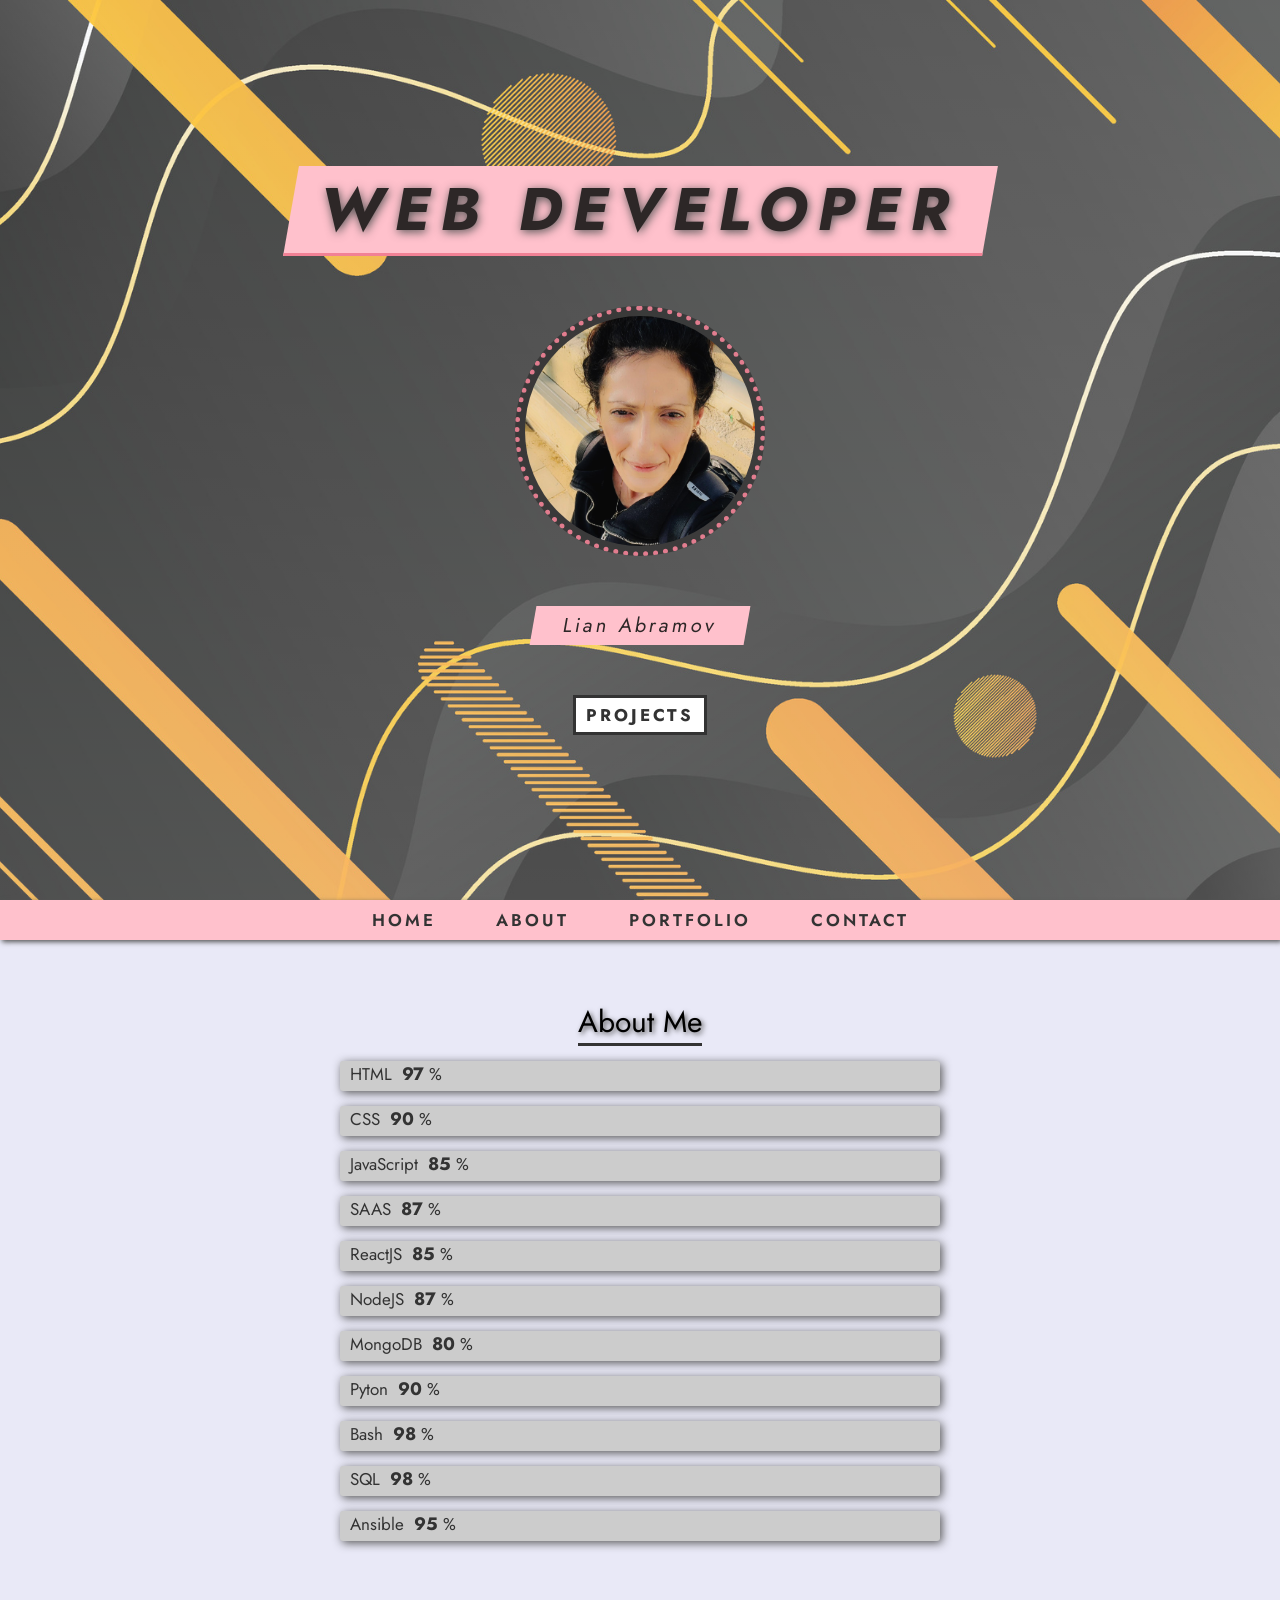
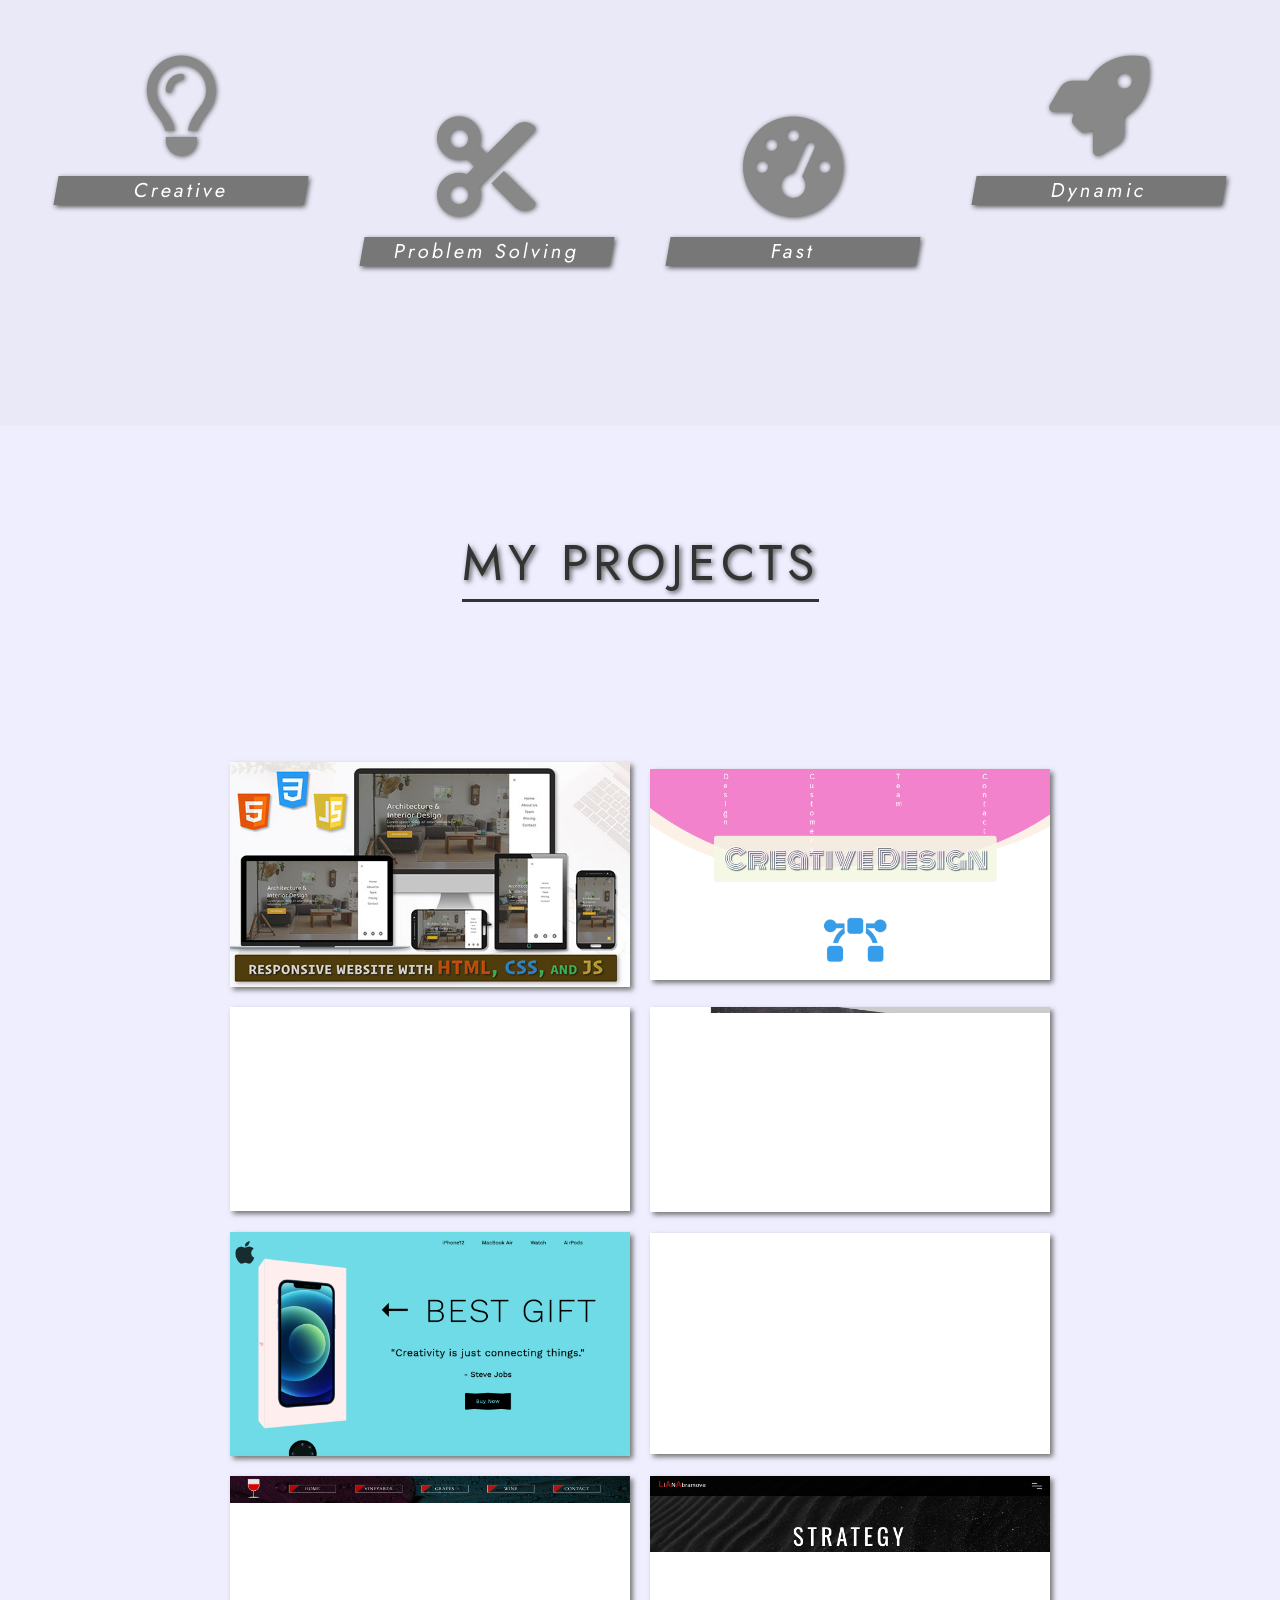
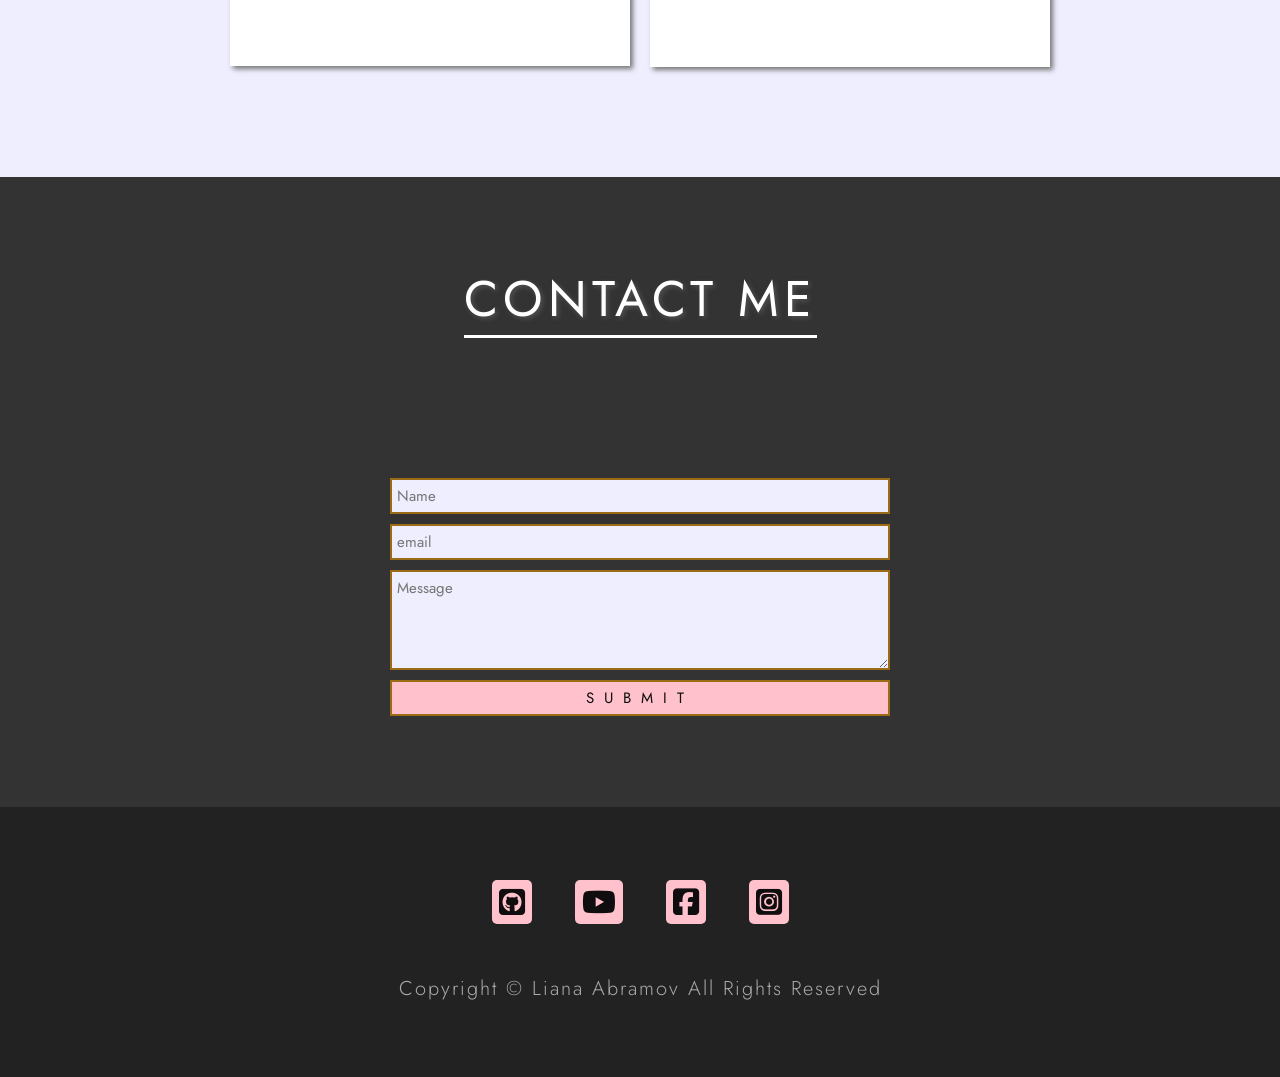
<file: index.html>
<!DOCTYPE html>
<html lang="en">
<head>
    <meta charset="UTF-8">
    <meta name="viewport" content="width=device-width, initial-scale=1.0">
    <title>Lian Abramov Portfolio Website</title>
    <link rel="stylesheet" href="first_page/style.css" />
    <link rel="stylesheet" href="https://cdnjs.cloudflare.com/ajax/libs/font-awesome/5.13.0/css/all.min.css" />
    <link rel="stylesheet" href="https://cdnjs.cloudflare.com/ajax/libs/font-awesome/6.4.0/css/all.min.css" integrity="sha512-..." crossorigin="anonymous" referrerpolicy="no-referrer" />

    <link href="https://fonts.googleapis.com/css2?family=Jost:wght@100;200;300;400;500;600;700;800;900&display=swap" rel="stylesheet" />
</head>

<body>
    <div class="container">
        <!-- Section 1 -->
        <section class="section-1 center" id="section-1">
            <h1 class="section-1-heading">
                Web Developer
            </h1>
            <img src="first_page/progect_img/me.jpeg" alt="John Smith" class="person-img" />
            <h3 class="person-name">Lian Abramov</h3>
            <a href="#section-3" class="section-1-btn">Projects</a>
        </section>

         <nav class="navbar center">
            <a href="#section-1" class="navbar-link">Home</a>
            <a href="#section-2" class="navbar-link">About</a>
            <a href="#section-3" class="navbar-link">Portfolio</a>
            <a href="#section-4" class="navbar-link">Contact</a>
        </nav>

        <section class="section-2" id="section-2">
            <h1 class="section-2-heading">About Me</h1>
            <div class="progress-bars-wrapper">
                <div class="progress-bar">
                    <p class="progress-text">
                        HTML
                        <span>97</span>%
                    </p>
                    <div class="progress-percent"></div>
                </div>
                <div class="progress-bar">
                    <p class="progress-text">
                        CSS
                        <span>90</span>%
                    </p>
                    <div class="progress-percent"></div>
                </div>
                <div class="progress-bar">
                    <p class="progress-text">
                        JavaScript
                        <span>85</span>%
                    </p>
                    <div class="progress-percent"></div>
                </div>
                <div class="progress-bar">
                    <p class="progress-text">
                        SAAS
                        <span>87</span>%
                    </p>
                    <div class="progress-percent"></div>
                </div>
                <div class="progress-bar">
                    <p class="progress-text">
                        ReactJS
                        <span>85</span>%
                    </p>
                    <div class="progress-percent"></div>
                </div>
                <div class="progress-bar">
                    <p class="progress-text">
                        NodeJS
                        <span>87</span>%
                    </p>
                    <div class="progress-percent"></div>
                </div>
                <div class="progress-bar">
                    <p class="progress-text">
                        MongoDB
                        <span>80</span>%
                    </p>
                    <div class="progress-percent"></div>
                </div>
                <div class="progress-bar">
                    <p class="progress-text">
                        Pyton
                        <span>90</span>%
                    </p>
                    <div class="progress-percent"></div>
                </div>
                <div class="progress-bar">
                    <p class="progress-text">
                        Bash
                        <span>98</span>%
                    </p>
                    <div class="progress-percent"></div>
                </div>
                <div class="progress-bar">
                    <p class="progress-text">
                        SQL
                        <span>98</span>%
                    </p>
                    <div class="progress-percent"></div>
                </div>
                <div class="progress-bar">
                    <p class="progress-text">
                        Ansible
                        <span>95</span>%
                    </p>
                    <div class="progress-percent"></div>
                </div>
            </div>
            <div class="services">
                <div class="service">
                    <i class="far fa-lightbulb"></i>
                    <h2 class="service-heading">Creative</h2>
                </div>
                <div class="service">
                    <i class="fas fa-cut"></i>
                    <h2 class="service-heading">Problem Solving</h2>
                </div>
                <div class="service">
                    <i class="fas fa-tachometer-alt"></i>
                    <h2 class="service-heading">Fast</h2>
                </div>
                <div class="service">
                    <i class="fas fa-rocket"></i>
                    <h2 class="service-heading">Dynamic</h2>
                </div>
            </div>

        </section>

        <section class="section-3" id="section-3">
            <h1 class="section-heading section-3-heading">My Projects</h1>
            <div class="projects-wrapper center">
            <div class="project">
                <div class="project-text">
                    <h2 class="project-name">food recipe app</h2>
                    <h4 class="project-technologies">HTML / CSS / JS</h4>
                </div>
                <img src="first_page/progect_img/project-1.jpg" class="project-img" />
                <a href="HtmlCssJsProjects/food/index.html" class="project-link" target="_blank">Go to the website</a>
            </div>

            <div class="project">
                <div class="project-text">          
                    <h2 class="project-name">Creative Design</h2>
                    <h4 class="project-technologies">HTML / CSS / JS</h4>
                </div>
                <img src="first_page/progect_img/CreativeDesign.png" class="project-img" />
                <a href="HtmlCssJsProjects/CreativeDesign/index.html" class="project-link" target="_blank">Go to the website</a>
            </div>
            <div class="project">
                <div class="project-text">          
                    <h2 class="project-name">Architect Website</h2>
                    <h4 class="project-technologies">HTML / CSS / JS</h4>
                </div>
                <img src="first_page/progect_img/cover_arch.png" class="project-img" />
                <a href="HtmlCssJsProjects/Architect_Website/index.html" class="project-link" target="_blank">Go to the website</a>
            </div>
          
            <div class="project">
                <div class="project-text">
                    <h2 class="project-name">Classic Cars</h2>
                    <h4 class="project-technologies">HTML / CSS / JS</h4>
                </div>
                <img src="first_page/progect_img/classic_cars.png" class="project-img" />
                <a href="HtmlCssJsProjects/cars/index.html" class="project-link" target="_blank">Go to the website</a>
            </div>
  
            <div class="project">
                <div class="project-text">
                    <h2 class="project-name">Apple Site</h2>
                    <h4 class="project-technologies">HTML / CSS / JS</h4>
                </div>
                <img src="first_page/progect_img/apple_site.png" class="project-img" />
                <a href="HtmlCssJsProjects/apple/index.html" class="project-link" target="_blank">Go to the website</a>
            </div> 
      
        <div class="project">
                <div class="project-text">
                    <h2 class="project-name">PayPal Clone</h2>
                    <h4 class="project-technologies">HTML / CSS / JS</h4>
                </div>
                <img src="first_page/progect_img/paypal_site.png" class="project-img" />
                <a href="HtmlCssJsProjects/paypal_site/index.html" class="project-link" target="_blank">Go to the website</a>
            </div> 
        <div class="project">
                <div class="project-text">
                    <h2 class="project-name">Wine House</h2>
                    <h4 class="project-technologies">HTML / CSS / JS</h4>
                </div>
                <img src="first_page/progect_img/Wine_House.png" class="project-img" />
                <a href="HtmlCssJsProjects/Wine_House/index.html" class="project-link" target="_blank">Go to the website</a>
            </div> 
        <div class="project">
                <div class="project-text">
                    <h2 class="project-name">Business Agency</h2>
                    <h4 class="project-technologies">HTML / CSS / JS</h4>
                </div>
                <img src="first_page/progect_img/Business_Agency.png" class="project-img" />
                <a href="HtmlCssJsProjects/Business_Agency/index.html" class="project-link" target="_blank">Go to the website</a>
            </div> 
        </div>
        </section>

        <section class="section-4" id="section-4">
            <h1 class="section-heading section-4-heading">Contact Me</h1>
            <form class="contact-form center">
                <input type="text" placeholder="Name" />
                <input type="email" placeholder="email" />
                <textarea placeholder="Message"></textarea>
                <input type="submit" value="Submit" class="contact-form-btn" />
            </form>
        </section>

        <footer class="section-5 center" id="section-5">
            <div class="social-media">
                <a href="https://github.com/lianaab717-create" class="social-media-link" target="_blank">
                    <i class="fab fa-github-square"></i>
                </a>

                <a href="#none" class="social-media-link">
                    <i class="fab fa-youtube"></i>
                </a>
                <a href="#none" class="social-media-link">
                    <i class="fab fa-facebook-square"></i>
                </a>
                <a href="#none" class="social-media-link">
                    <i class="fab fa-instagram-square"></i>
                </a>
            </div>
            <p class="copyright">
                Copyright &copy; Liana Abramov All Rights Reserved
            </p>
        </footer>
    </div>
    <script src="first_page/script.js"></script>
</body>
</html>
</file>
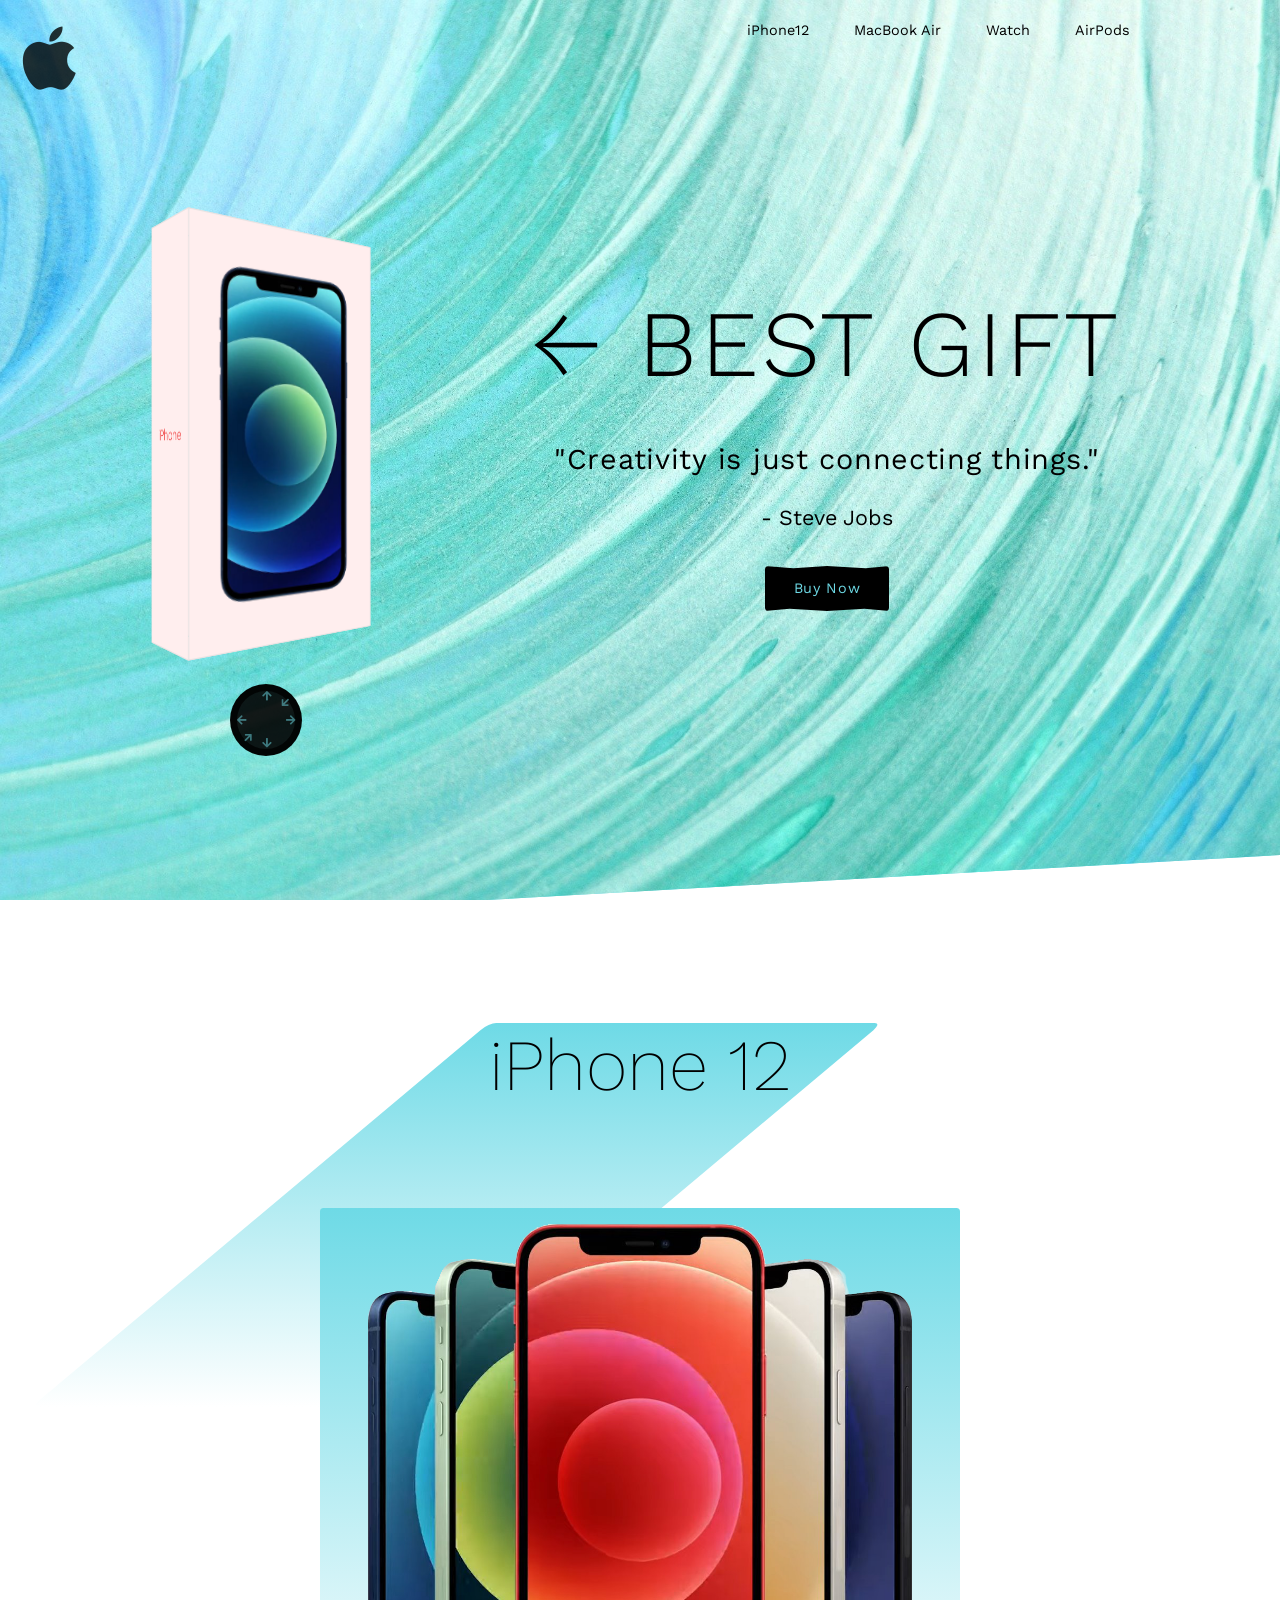
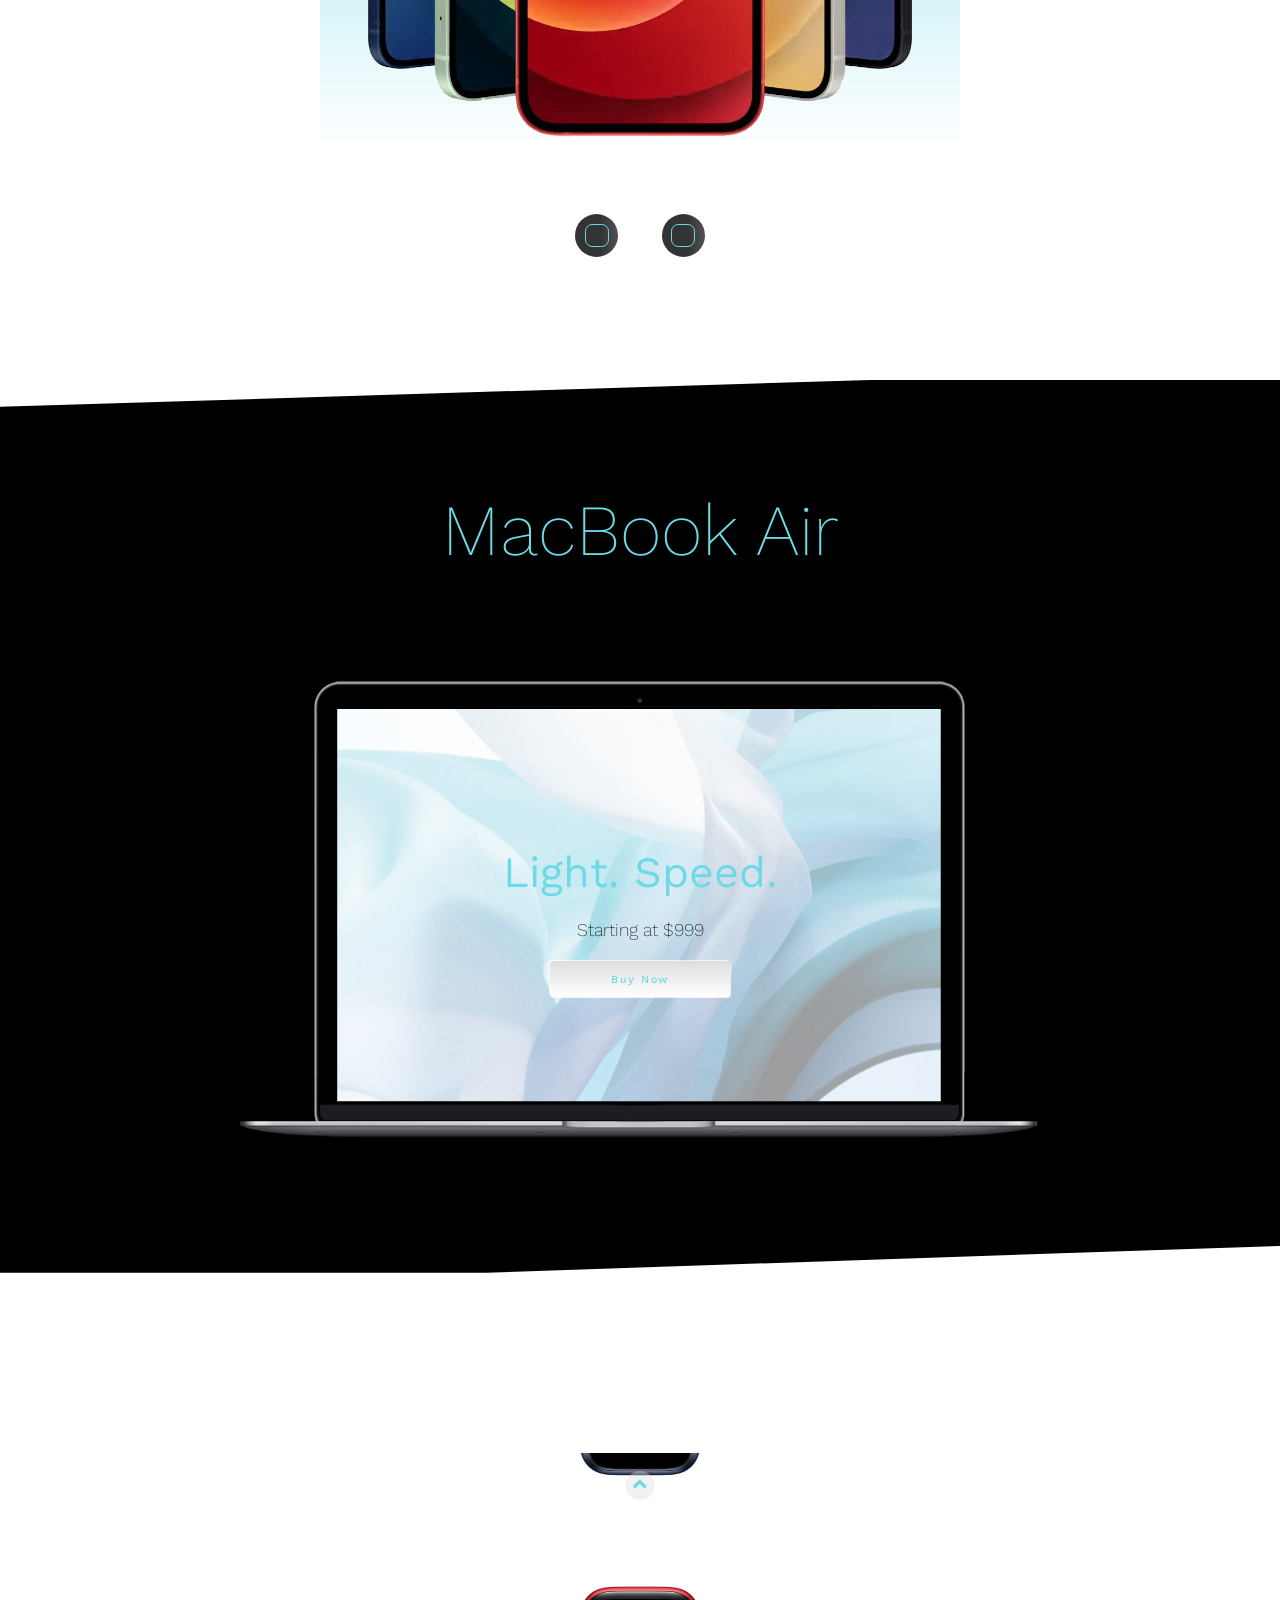
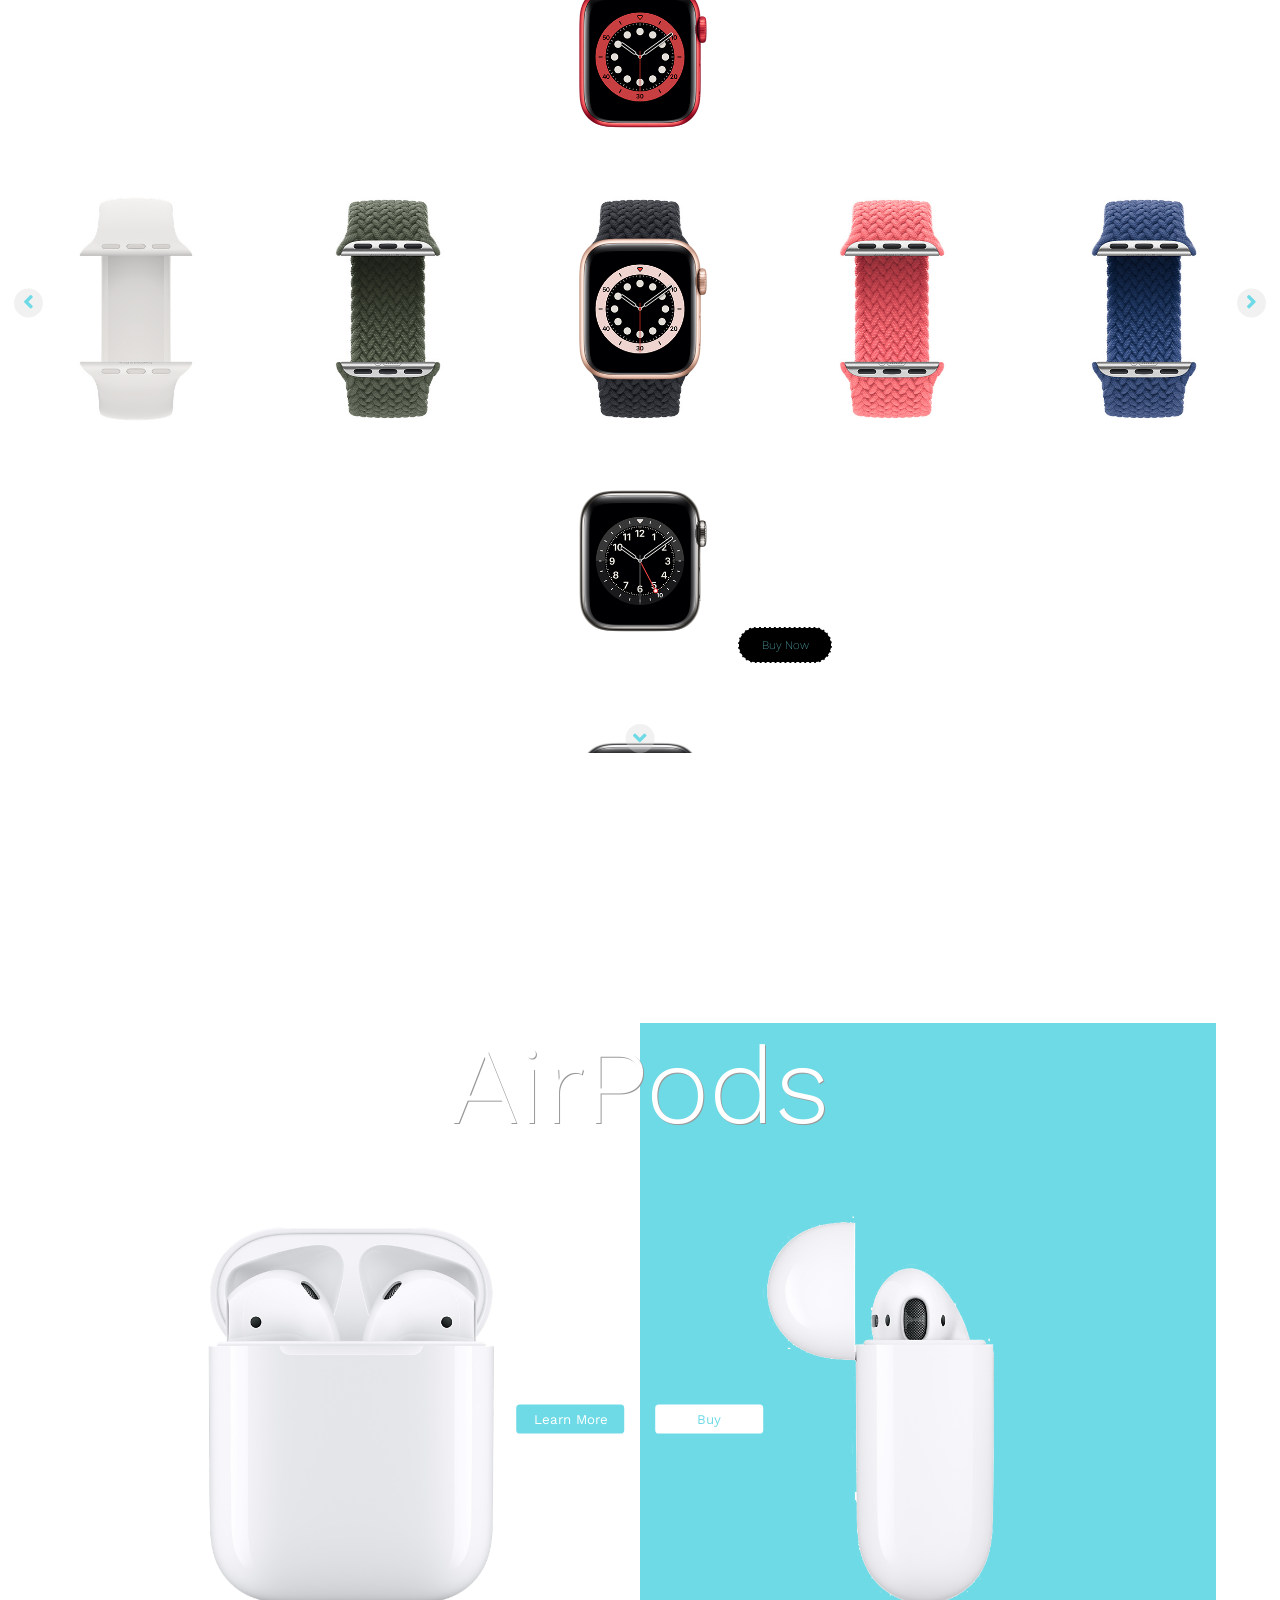
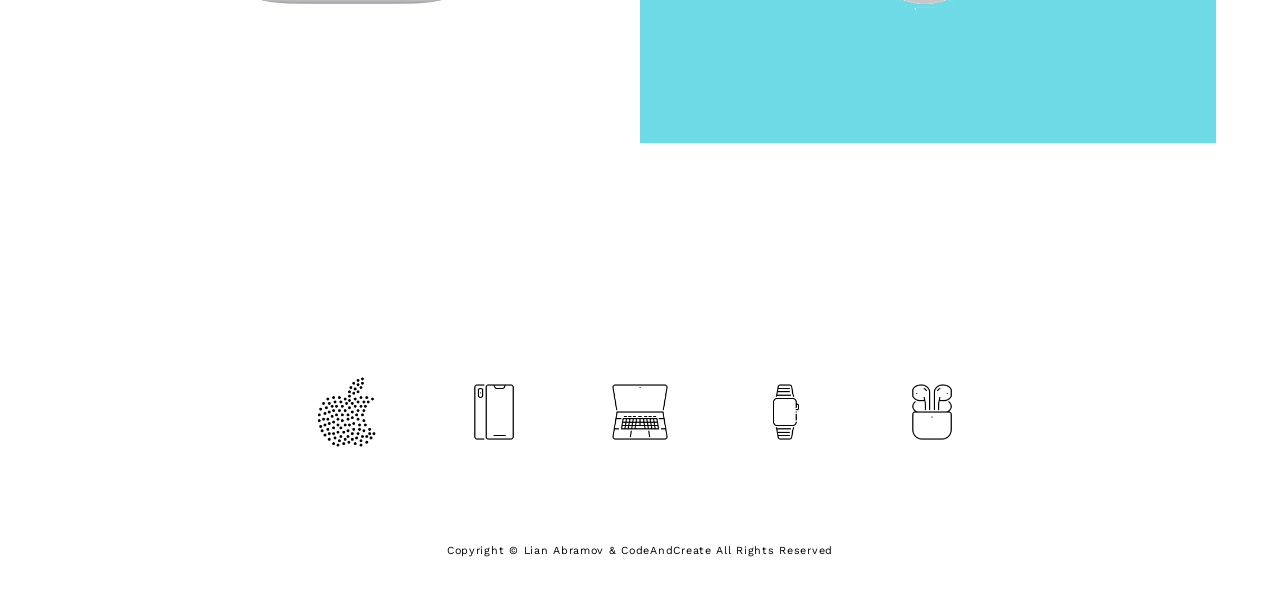
<file: HtmlCssJsProjects/apple/index.html>
<!DOCTYPE html>
<html lang="en">
<head>
    <meta charset="UTF-8">
    <meta name="viewport" content="width=device-width, initial-scale=1.0">
    <title>Apple eCommerce</title>
    <link rel="shortcut icon" href="images/Icons/home-icon.png">
    <link rel="stylesheet" href="style.css">
    <link rel="stylesheet" href="https://cdnjs.cloudflare.com/ajax/libs/font-awesome/5.15.1/css/all.min.css">
</head>
<body>
    <div class="container">
        <!-- section 1 -->
        <section class="section-1" id="section-1">
            <!-- logo -->
            <a href="#" class="logo">
                <i class="fab fa-apple"></i>
            </a>
            <!-- end of logo -->

            <!-- navbar -->
            <nav class="navbar">
                <a href="#section-2" class="navbar-link">iPhone12</a>
                <a href="#section-3" class="navbar-link">MacBook Air</a>
                <a href="#section-3" class="navbar-link">Watch</a>
                <a href="#section-4" class="navbar-link">AirPods</a>
            </nav>
           <!-- end of navbar -->

           <!-- cube -->
            <div class="cube-wrapper">
                <div class="cube">
                    <div class="front-side">
                        <img src="images/iphone.png" >
                    </div>
                    <div class="back-side center">
                        <i class="fab fa-apple"></i>
                    </div>
                </div>

                <!--Controls  -->

                <div class="controls">
                    <a href="#" class="top-x-control">
                        <i class="fas fa-arrow-up"></i>
                    </a>
                    <a href="#" class="bottom-x-control">
                        <i class="fas fa-arrow-down"></i>
                    </a>
                    <a href="#" class="left-y-control">
                        <i class="fas fa-arrow-left "></i>
                    </a>
                    <a href="#" class="right-y-control">
                        <i class="fas fa-arrow-right "></i>
                    </a>
                    <a href="#" class="top-z-control">
                        <i class="fas fa-arrow-down "></i>
                    </a>
                    <a href="#" class="bottom-z-control">
                        <i class="fas fa-arrow-up "></i>
                    </a>
                </div>
                <!-- end of controls -->
            </div>
            <!-- end of cube -->


            <!-- banner -->

            <div class="section-1-banner center">
                <h1>&#8592; Best Gift</h1>
                <p>"Creativity is just connecting things." </p>
                <span> - Steve Jobs</span>
                <button type="button"> Buy Now</button>
            </div>
            <!-- end of banner -->

            <!-- slideshow -->
            <div class="slideshow"></div>
            <!-- end of slideshow -->
        </section>
        <!-- end of section 1 -->

        <!-- section 2 -->

            <!-- Section 2 -->
        <section class="section-2" id="section-2">
            <!-- Section 2 Heading -->
            <h1 class="section-2-heading">iPhone 12</h1>
            <!-- End of Section 2 Heading -->
             <!-- Section 2 Images -->
            <div class="iphones">
                <img src="images/iPhone 12/iphones-1-img.png" class="iphone-img-1">
                <img src="images/iPhone 12/iphones-2-img.png" class="iphone-img-2">
            </div>
            <!-- End of Section 2 Images -->

            
            <!-- Section 2 Buttons -->
            <div class="iphone-btns">
                <a href="#" class="iphone-btn center"><span>Learn More</span></a>
                <a href="#" class="iphone-btn center"><span>Shop</span></a>
            </div>
            <!-- End of Section 2 Buttons -->
        </section>

          <!-- End of Section 2 -->

        <!-- Section 3 -->
        <section class="section-3 center" id="section-3">
            <!-- Section 3 Heading -->
            <h1 class="section-3-heading">MacBook Air</h1>
            <!-- End of Section 3 Heading -->

            <!-- Section 3 Content -->
            <div class="section-3-content center">
                <!-- Section 3 Images -->
                <img src="images/MacBook/macbook-screen.png" class="macbook-img-1">
                <img src="images/MacBook/macbook-keyboard.png" class="macbook-img-2">
                <!-- End of Section 3 Images -->

                <!-- Section 3 Loading -->
                <div class="loading-wrapper">
                    <div class="loading center">
                        <i class="fab fa-apple"></i>
                        <div class="progress-bar"></div>
                    </div>
                </div>
                <!-- End of Section 3 Loading -->

                <!-- Section 3 Info -->
                <div class="macbook-info">
                    <h2 class="macbook-info-heading">Light. Speed.</h2>
                    <p class="macbook-price">Starting at $999</p>
                    <button class="macbook-btn">Buy Now</button>
                </div>
                <!-- End of Section 3 Info -->
            </div>
            <!-- End of Section 3 Content -->
        </section>
        <!-- End of Section 3 -->

        <!-- Section 4 -->
        <section class="section-4 center" id="section-4">
            <!-- Section 4 Watches -->
            <div class="watches center">
                <!-- Watch Bands -->
                <div class="watch-bands center">
                    <img src="images/watches/watch-band-1.jpg" class="watch-band-img">
                    <img src="images/watches/watch-band-2.jpg" class="watch-band-img">
                    <img src="images/watches/watch-band-3.jpg" class="watch-band-img">
                    <img src="images/watches/watch-band-4.jpg" class="watch-band-img">
                    <img src="images/watches/watch-band-5.jpg" class="watch-band-img">
                    <img src="images/watches/watch-band-6.jpg" class="watch-band-img">
                    <img src="images/watches/watch-band-7.jpg" class="watch-band-img">
                    <img src="images/watches/watch-band-8.jpg" class="watch-band-img">
                    <img src="images/watches/watch-band-9.jpg" class="watch-band-img">
                </div>
                <!-- End of Watch Bands -->

                <!-- Watch Cases -->
                <div class="watch-cases center">
                    <img src="images/watches/watch-case-1.png" class="watch-case-img">
                    <img src="images/watches/watch-case-2.png" class="watch-case-img">
                    <img src="images/watches/watch-case-3.png" class="watch-case-img">
                    <img src="images/watches/watch-case-4.png" class="watch-case-img">
                    <img src="images/watches/watch-case-5.png" class="watch-case-img">
                    <img src="images/watches/watch-case-6.png" class="watch-case-img">
                    <img src="images/watches/watch-case-7.png" class="watch-case-img">
                    <img src="images/watches/watch-case-8.png" class="watch-case-img">
                    <img src="images/watches/watch-case-9.png" class="watch-case-img">
                </div>
                <!-- End of Watch Cases -->
            </div>
            <!-- End of Section 4 Watches -->

            <!-- Watch Controls -->
            <a href="#" class="watch-control watch-top-control center">
                <i class="fas fa-angle-up"></i>
            </a>
            <a href="#" class="watch-control watch-right-control center">
                <i class="fas fa-angle-right"></i>
            </a>
            <a href="#" class="watch-control watch-bottom-control center">
                <i class="fas fa-angle-down"></i>
            </a>
            <a href="#" class="watch-control watch-left-control center">
                <i class="fas fa-angle-left"></i>
            </a>
            <!-- End of Watch Controls -->

            <!-- Watch Button -->
            <button class="watch-btn">Buy Now</button>
            <!-- End of Watch Button -->
        </section>
        <!-- End of Section 4 -->

        <!-- Section 5 -->
        <section class="section-5 center" id="section-5">
            <!-- Section 5 Content -->
            <div class="airpods">
                <!-- Section 5 Heading -->
                <h1 class="section-5-heading">AirPods</h1>
                <!-- End of Section 5 Heading -->

                <!-- Section 5 Images -->
                <img src="images/AirPods/airpods-1.png" class="airpods-img-1">
                <img src="images/AirPods/airpods-2.png" class="airpods-img-2">
                <!-- End of Section 5 Images -->

                <!-- Section 5 Buttons -->
                <div class="airpods-buttons">
                    <button class="airpods-btn">Learn More</button>
                    <button class="airpods-btn">Buy</button>
                </div>
                <!-- End of Section 5 Buttons -->
            </div>
            <!-- End of Section 5 Content -->
        </section>
        <!-- End of Section 5 -->

        <!-- Section 6 -->
        <section class="section-6 center">
            <div class="section-6-icons">
                <a href="#section-1" class="icon-link">
                    <img src="images/icons/home-icon.png">
                </a>
                <a href="#section-2" class="icon-link">
                    <img src="images/icons/iphone -icon.png">
                </a>
                <a href="#section-3" class="icon-link">
                    <img src="images/icons/macbook-icon.png">
                </a>
                <a href="#section-4" class="icon-link">
                    <img src="images/icons/watch-icon.png">
                </a>
                <a href="#section-5" class="icon-link">
                    <img src="images/icons/airpods-icon.png">
                </a>
            </div>
            <p class="copyright">Copyright &copy; Lian Abramov & CodeAndCreate All Rights Reserved</p>
        </section>
        <!-- End of Section 6 -->
    </div>
    <script src="index.js"></script>
</body>
</html>
</file>
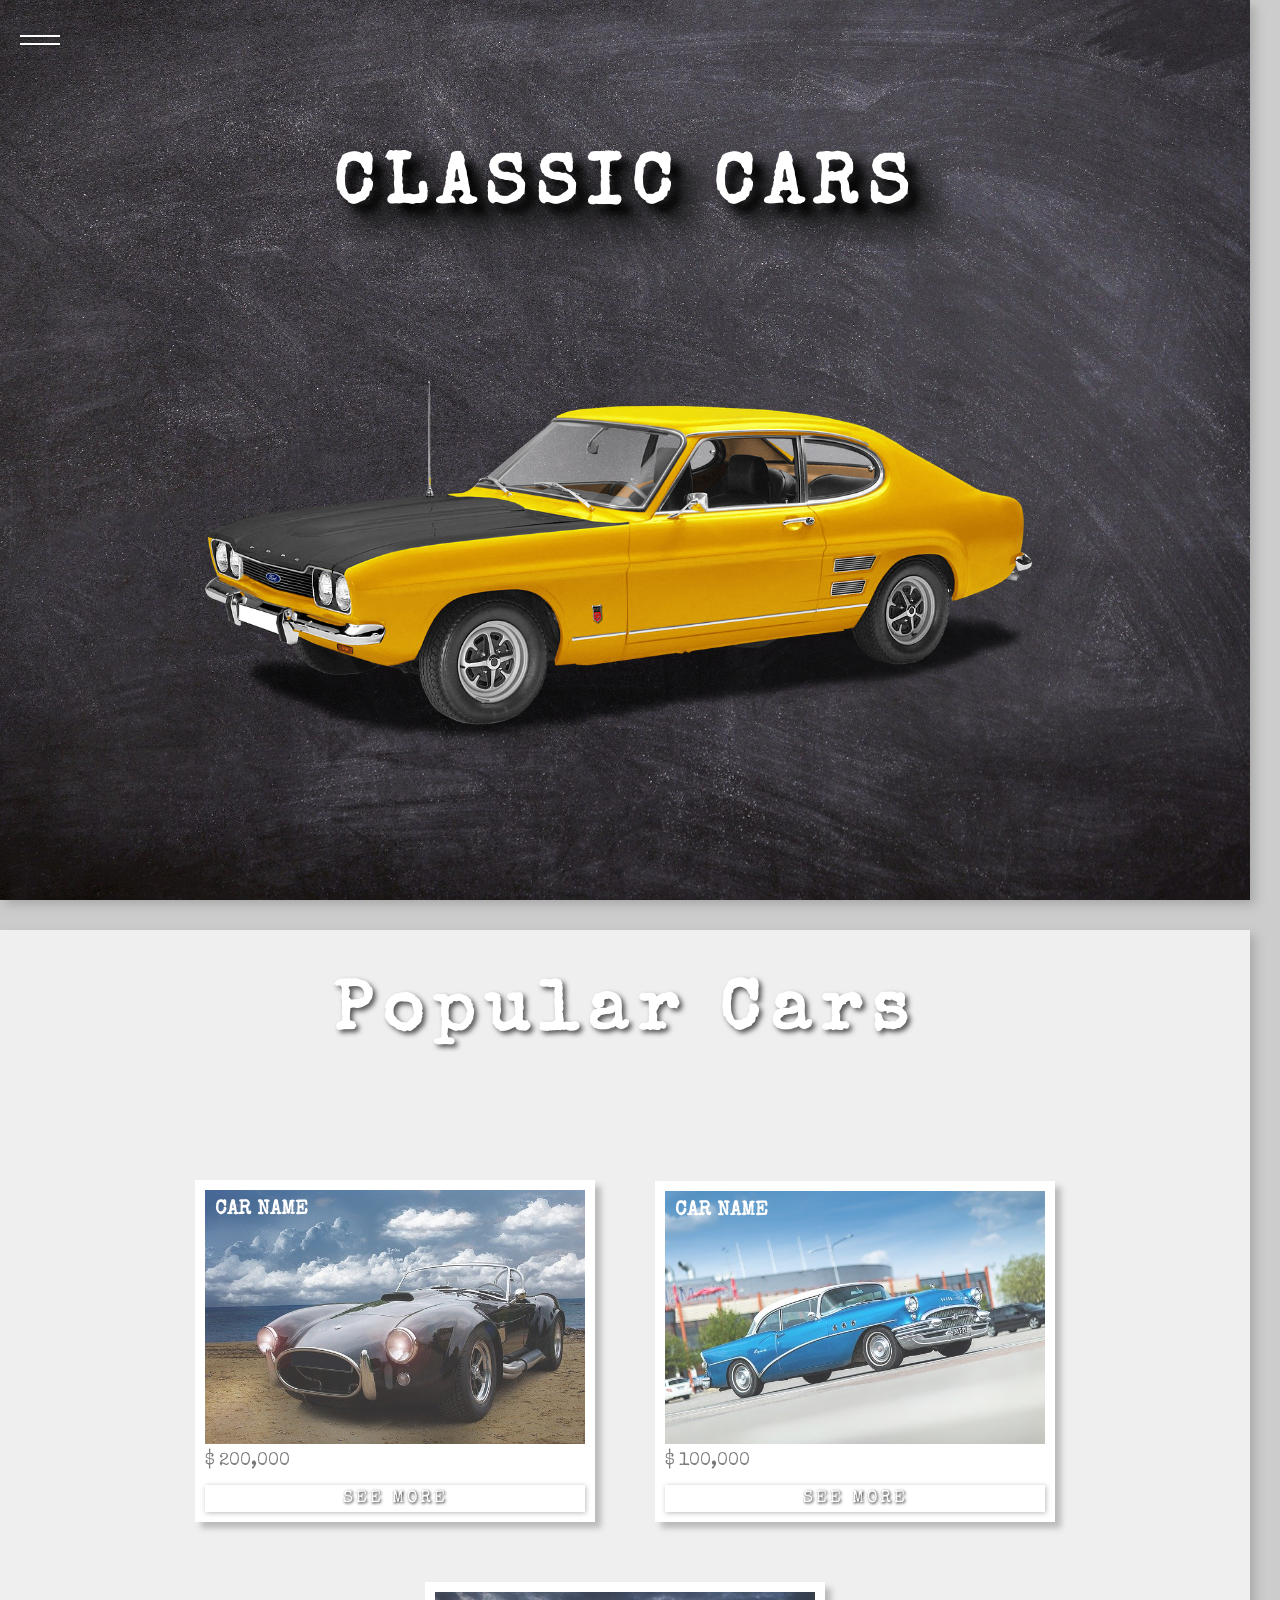
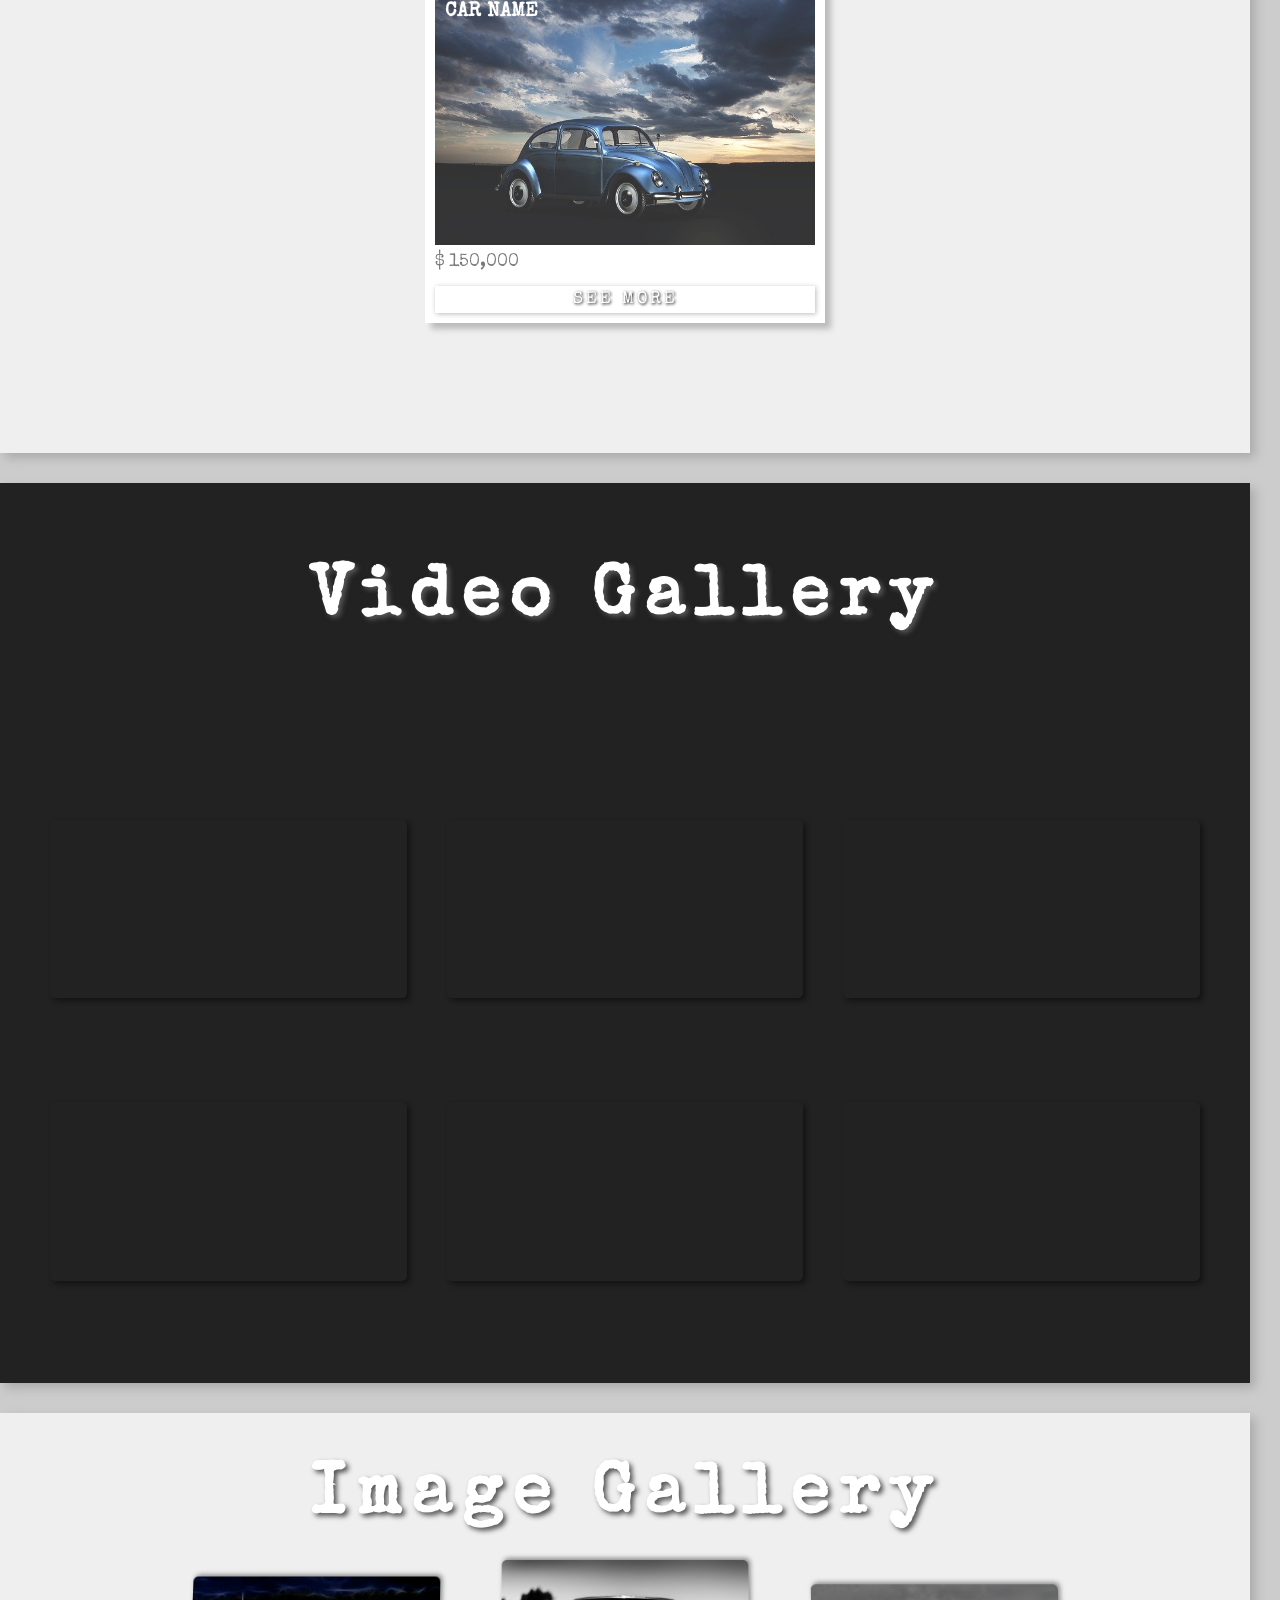
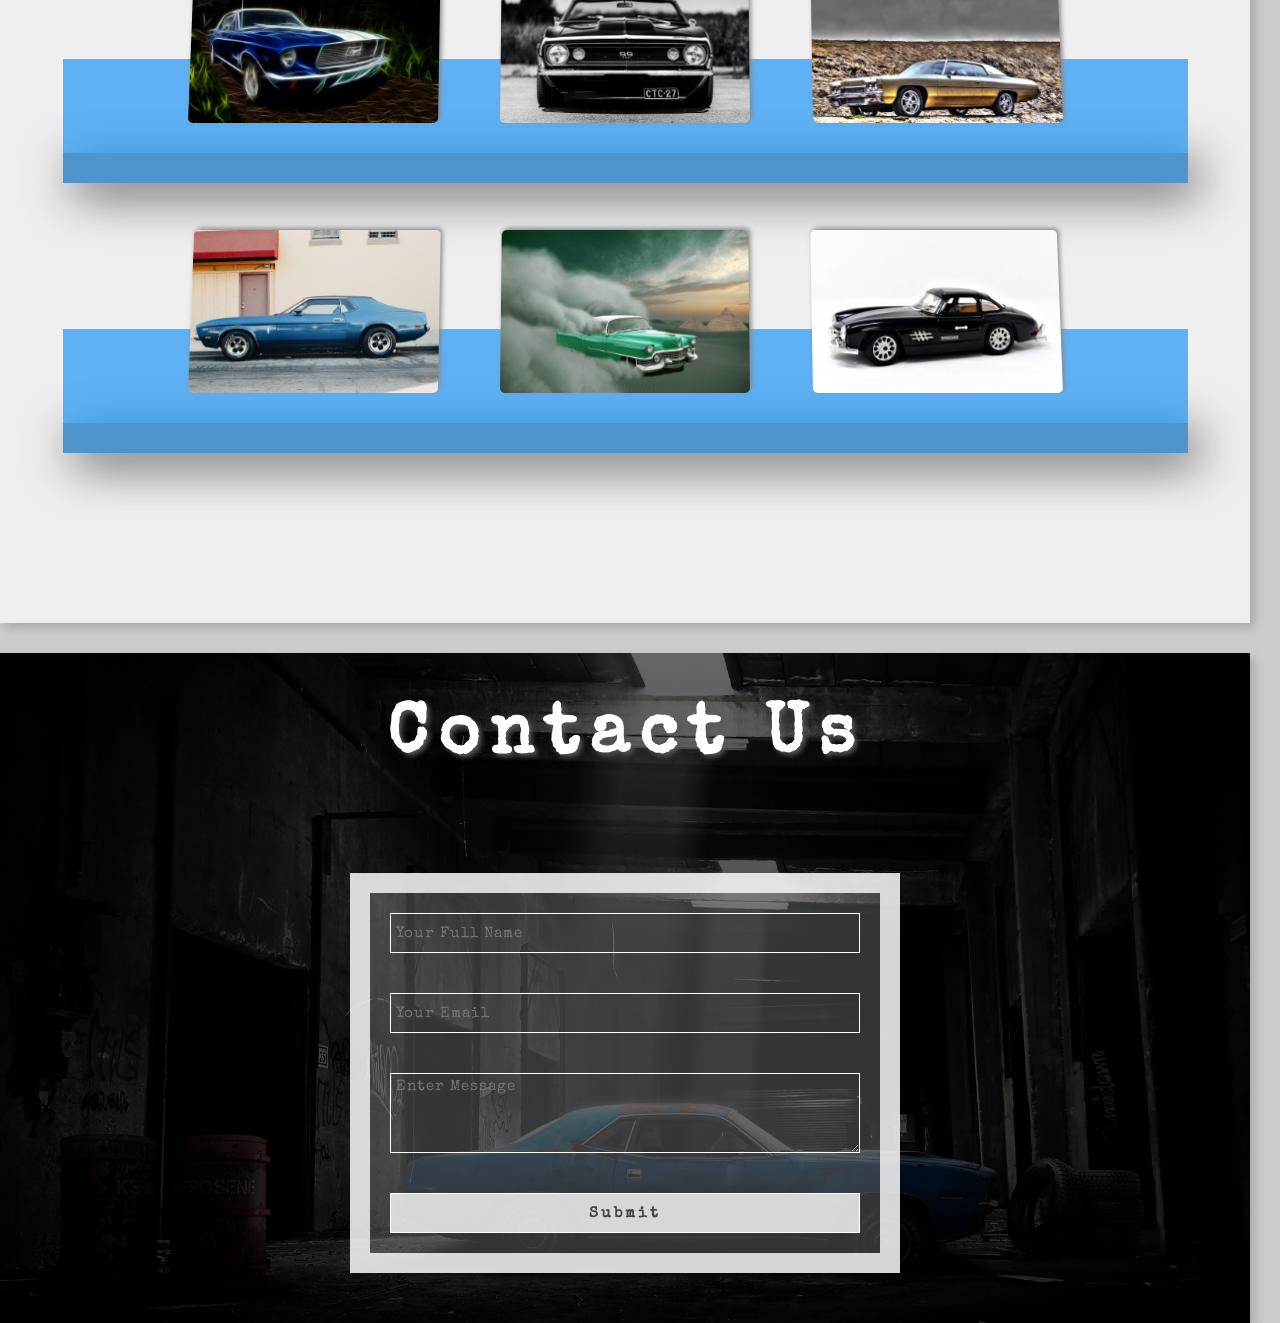
<file: HtmlCssJsProjects/cars/index.html>
<!DOCTYPE html>
<html lang="en">
<head>
    <meta charset="UTF-8">
    <meta name="viewport" content="width=device-width, initial-scale=1.0">
    <title>Classic Cars</title>
    <link rel="stylesheet" href="style.css" />
    <link
      href="https://fonts.googleapis.com/css2?family=Josefin+Sans:wght@300;400;500;600;700&family=Special+Elite&display=swap"
      rel="stylesheet"
    />
</head>
<body>
    <!-- Menu -->
     <div class="menu target center">
        <div class="menu-line menu-line-1"></div>
        <div class="menu-line menu-line-1"></div>
     </div>
     <!-- end of menu -->

    <!-- navbar  -->
     <nav class="navbar target">
        <a href="#home" class="navbar-link">Home</a>
        <a href="#popular-cars" class="navbar-link">Popular Cars</a>
        <a href="#video-gallery" class="navbar-link">Video Gallery</a>
        <a href="#image-gallery" class="navbar-link">Image Gallery</a>
        <a href="#contact" class="navbar-link">Contact</a>
     </nav>
    <!-- end of navbar -->
     <!--section 1  -->
     <div class="wrapper">
      <section class="section-1 target center">
        <h1 class="section-heading section-1-heading">Classic Cars</h1>
        <img src="images/car-section1.png" class="section-1-img" />
      </section>
     </div>
     <!-- end of section 1 -->

     <!-- section 2 -->

    <div class="wrapper">
      <section class="section-2 target" id="popular-cars">
        <h1 class="section-heading">Popular Cars</h1>
        <div class="cards-wrapper center">
          <div class="card">
            <h2 class="car-name">Car Name</h2>
            <img src="images/car-1.jpg" class="card-img" />
            <h3 class="car-price">$ 200,000</h3>
            <button type="button" class="card-btn">See More</button>
          </div>
          <div class="card">
            <h2 class="car-name">Car Name</h2>
            <img src="images/car-2.jpg" class="card-img" />
            <h3 class="car-price">$ 100,000</h3>
            <button type="button" class="card-btn">See More</button>
          </div>
          <div class="card">
            <h2 class="car-name">Car Name</h2>
            <img src="images/car-3.jpg" class="card-img" />
            <h3 class="car-price">$ 150,000</h3>
            <button type="button" class="card-btn">See More</button>
          </div>
        </div>
      </section>
    </div>
     <!-- end of section 2 -->

     <!-- section 3 -->

     <div class="wrapper">
      <section class="section-3 target" id="video-gallery">
        <h1 class="section-heading">Video Gallery</h1>
        <div class="video-wrapper center">
          <video src="images/car-video-1.mp4" muted loop class="video"></video>
          <video src="images/car-video-2.mp4" muted loop class="video"></video>
          <video src="images/car-video-3.mp4" muted loop class="video"></video>
        </div>
        <div class="video-wrapper center">
          <video src="images/car-video-4.mp4" muted loop class="video"></video>
          <video src="images/car-video-5.mp4" muted loop class="video"></video>
          <video src="images/car-video-6.mp4" muted loop class="video"></video>
        </div>
      </section>
     </div>
     <!-- end of section 3 -->

    <!-- Section 4 -->
    <div class="wrapper">
      <section class="section-4 target" id="image-gallery">
        <h1 class="section-heading">Image Gallery</h1>
        <div class="gallery center">
          <div class="gallery-shelf"></div>
          <img src="images/gallery-car-1.jpg" class="gallery-img-1" />
          <img src="images/gallery-car-2.jpg" class="gallery-img-2" />
          <img src="images/gallery-car-3.jpg" class="gallery-img-3" />
        </div>
        <div class="gallery center">
          <div class="gallery-shelf"></div>
          <img src="images/gallery-car-4.jpg" class="gallery-img-1" />
          <img src="images/gallery-car-5.jpg" class="gallery-img-2" />
          <img src="images/gallery-car-6.jpg" class="gallery-img-3" />
        </div>
      </section>
    </div>
    <!-- End of Section 4 -->

     <!-- section 5 -->
      <div class="wrapper">
      <section class="section-5 target" id="contact">
        <h1 class="section-heading">Contact Us</h1>
        <form class="contact-form">
          <input type="text" class="form-input" placeholder="Your Full Name" />
          <input type="email" class="form-input" placeholder="Your Email" />
          <textarea class="form-input" placeholder="Enter Message"></textarea>
          <input class="form-btn" type="submit" value="Submit" />
        </form>
          <!-- <p class="copyright">
            Copyright &copy;  Lian Abramov All Rights Reserved
          </p> -->
        </section>
      </div>
     <!-- end of section 5 -->

    <script src="script.js"></script>
</body>
</html>
</file>
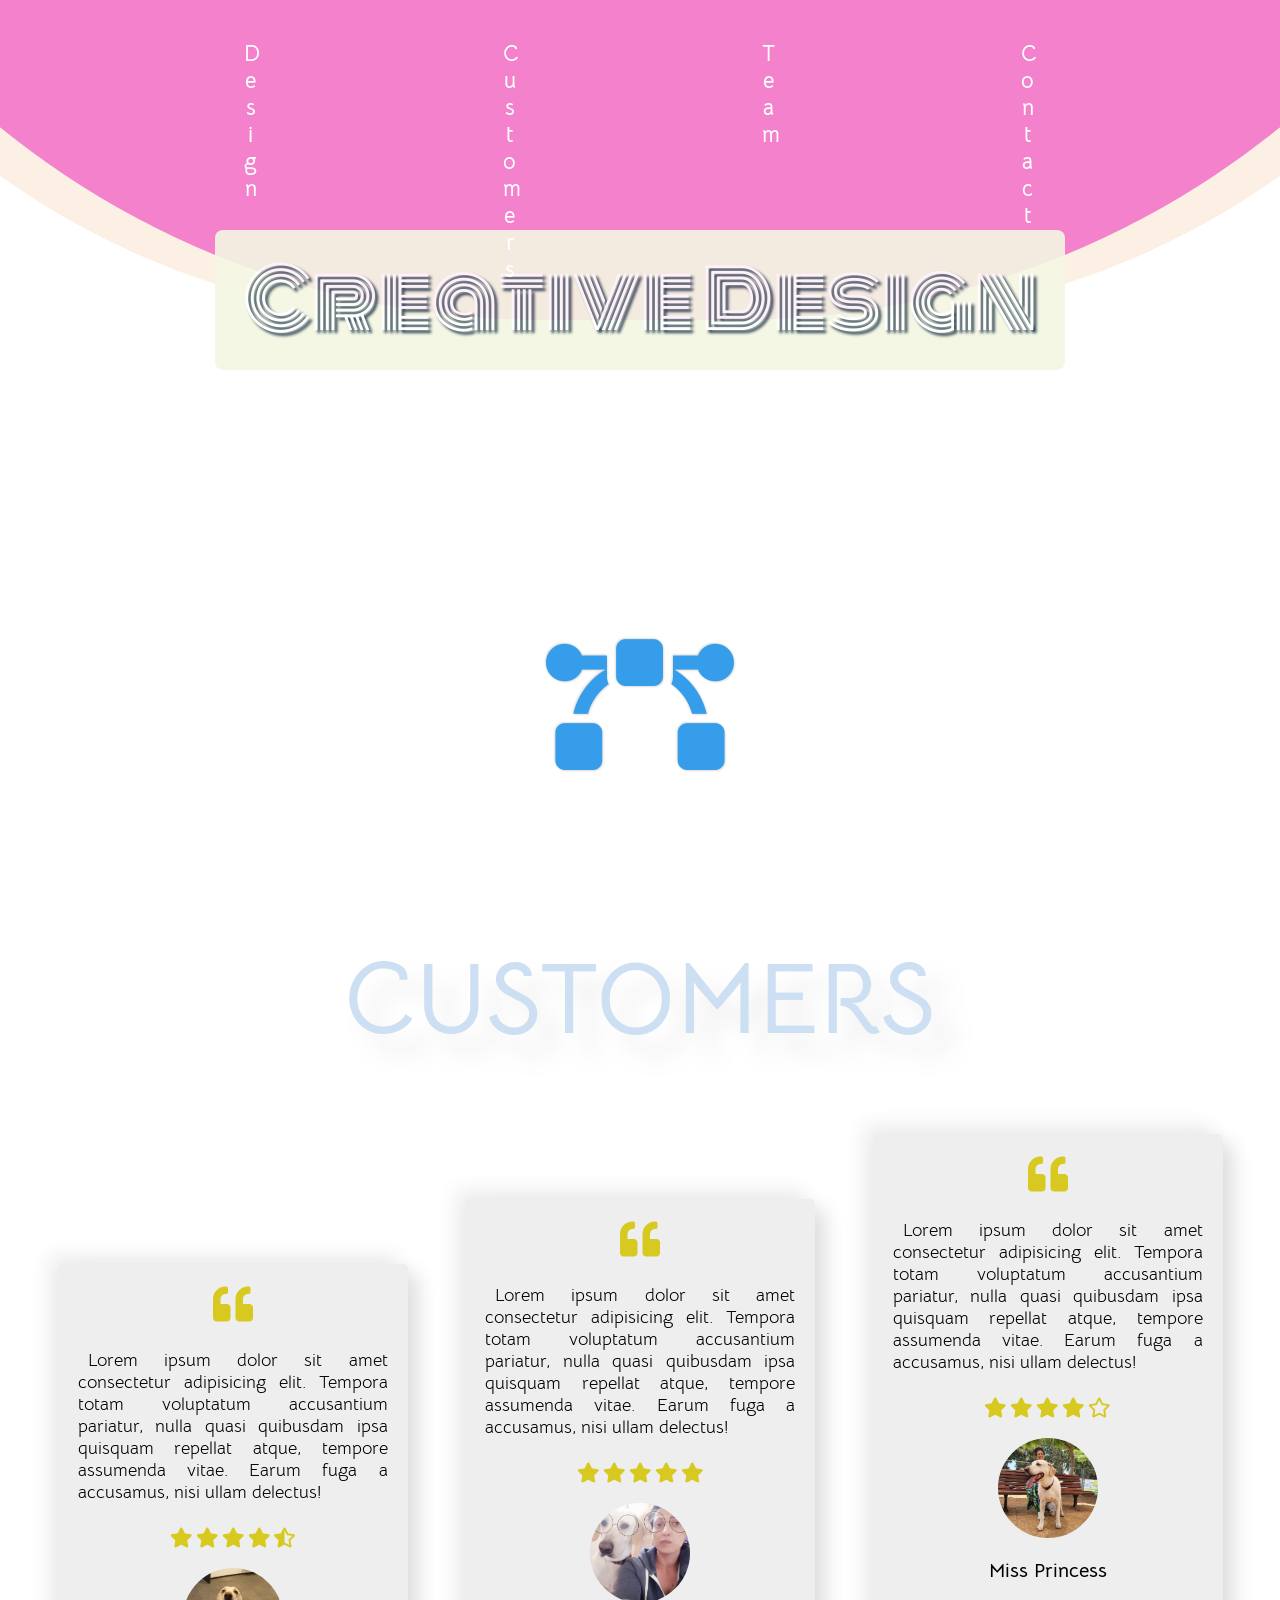
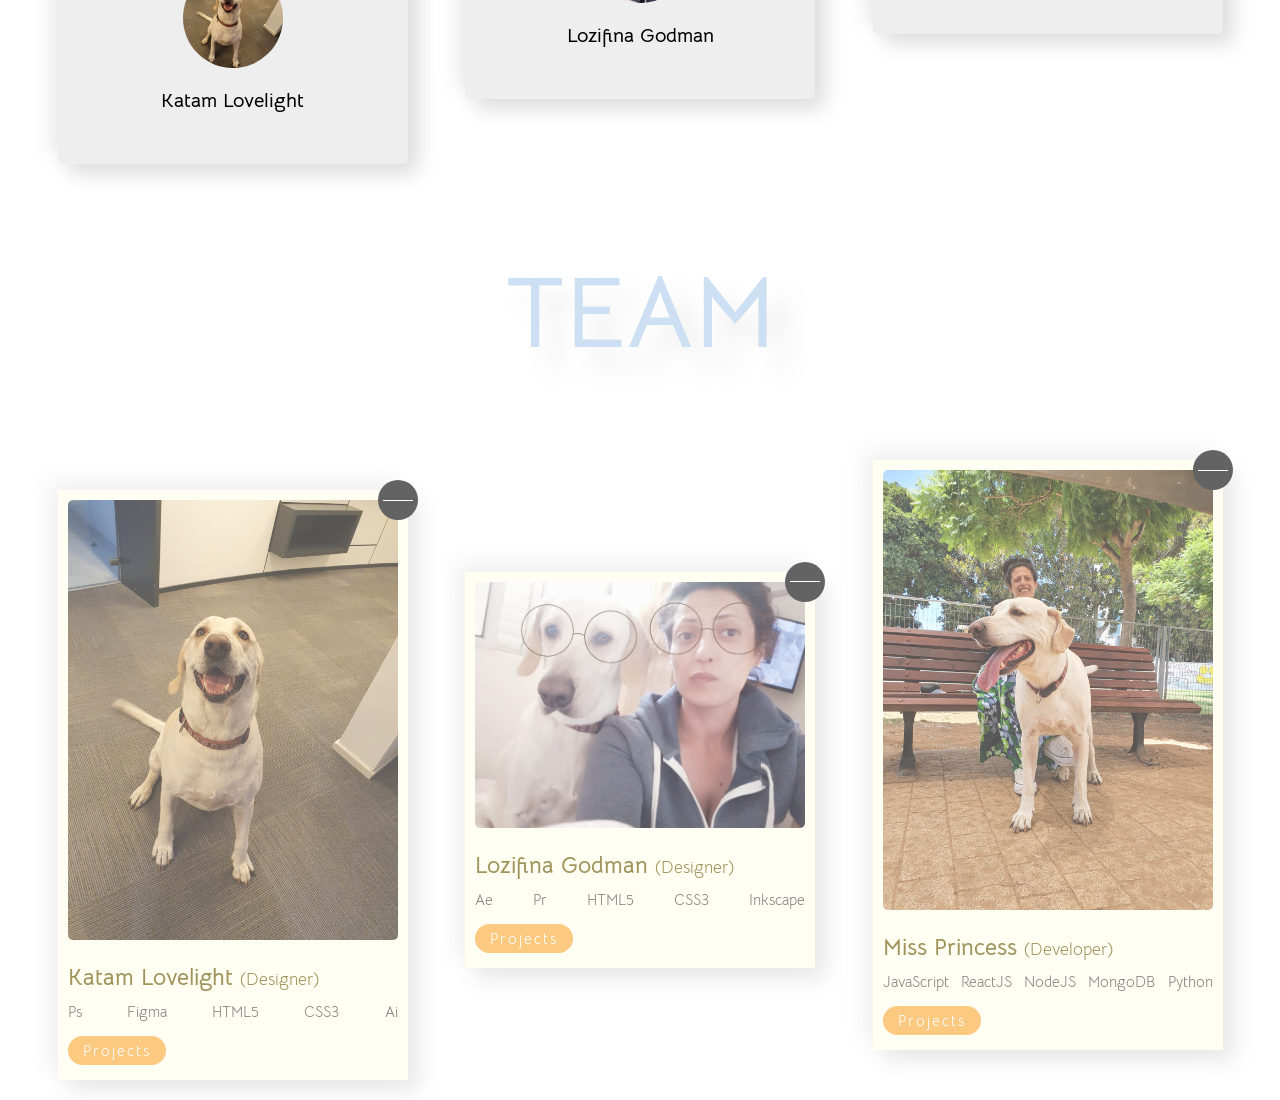
<file: HtmlCssJsProjects/CreativeDesign/index.html>
<!DOCTYPE html>
<html lang="en">

<head>
    <meta charset="UTF-8">
    <meta name="viewport" content="width=device-width, initial-scale=1.0">
    <title>Creative Design</title>
    <link rel="stylesheet" href="style.css">
    <link rel="stylesheet" href="https://cdnjs.cloudflare.com/ajax/libs/font-awesome/5.15.1/css/all.min.css">
</head>



<body>

    <div class="container">
        <!-- Section 1 -->
        <section class="section-1" id="home">
            <nav class="navbar">
                <a href="#home" class="navbar-link">Design</a>
                <a href="#customers" class="navbar-link">Customers</a>
                <a href="#team" class="navbar-link">Team</a>
                <a href="#contact" class="navbar-link">Contact</a>
            </nav>
            <div class="floating-bg"></div>
            <h1 class="section-1-heading">Creative Design</h1>
            <div class="logo">
                <i class="fas fa-bezier-curve"></i>
            </div>
        </section>


        <!-- Section 2 -->
        <section class="section-2" id="customers">
            <h1 class="section-2-heading">Customers</h1>
            <div class="customers-wrapper">
                <div class="customer">
                    <i class="fas fa-quote-left"></i>
                    <p class="customer-text">Lorem ipsum dolor sit amet consectetur adipisicing elit. Tempora totam voluptatum accusantium pariatur, nulla quasi quibusdam ipsa quisquam repellat atque, tempore assumenda vitae. Earum fuga a accusamus, nisi ullam delectus!</p>
                    <div class="customer-rating">
                        <i class="fas fa-star"></i>
                        <i class="fas fa-star"></i>
                        <i class="fas fa-star"></i>
                        <i class="fas fa-star"></i>
                        <i class="fas fa-star-half-alt"></i>
                    </div>
                    <img src="img//TIIU7915.JPG" class="customer-img">
                    <h4 class="customer-name">Katam Lovelight</h4>
                </div>
                <div class="customer">
                    <i class="fas fa-quote-left"></i>
                    <p class="customer-text">Lorem ipsum dolor sit amet consectetur adipisicing elit. Tempora totam voluptatum accusantium pariatur, nulla quasi quibusdam ipsa quisquam repellat atque, tempore assumenda vitae. Earum fuga a accusamus, nisi ullam delectus!</p>
                    <div class="customer-rating">
                        <i class="fas fa-star"></i>
                        <i class="fas fa-star"></i>
                        <i class="fas fa-star"></i>
                        <i class="fas fa-star"></i>
                        <i class="fas fa-star"></i>
                    </div>
                    <img src="img/51141405_10156965660102964_3389737607620460544_o_10156965660092964.jpg" class="customer-img">
                    <h4 class="customer-name">Lozifina Godman</h4>
                </div>
                <div class="customer">
                    <i class="fas fa-quote-left"></i>
                    <p class="customer-text">Lorem ipsum dolor sit amet consectetur adipisicing elit. Tempora totam voluptatum accusantium pariatur, nulla quasi quibusdam ipsa quisquam repellat atque, tempore assumenda vitae. Earum fuga a accusamus, nisi ullam delectus!</p>
                    <div class="customer-rating">
                        <i class="fas fa-star"></i>
                        <i class="fas fa-star"></i>
                        <i class="fas fa-star"></i>
                        <i class="fas fa-star"></i>
                        <i class="far fa-star"></i>
                    </div>
                    <img src="img/BJTB9919.JPG" class="customer-img">
                    <h4 class="customer-name">Miss Princess</h4>
                </div>
            </div>
        </section>
        <!-- End of Section 2 -->
        <!-- Section 3 -->
        <section class="section-3" id="team">
            <h1 class="section-heading">Team</h1>
            <div class="team-wrapper">
                <div class="team-member">
                    <img src="img//TIIU7915.JPG" class="team-member-img">
                    <h2 class="team-member-name">Katam Lovelight <span>(Designer)</span></h2>
                    <ul class="team-member-skills">
                        <li>Ps</li>
                        <li>Figma</li>
                        <li>HTML5</li>
                        <li>CSS3</li>
                        <li>Ai</li>
                    </ul>
                    <a href="#" class="projects-btn">Projects</a>
                    <div class="story-btn" title="My Story">
                        <div class="story-btn-line"></div>
                    </div>
                    <div class="story">
                        <h4 class="story-heading">About Me</h4>
                        <p class="story-paragraph">Lorem ipsum dolor sit amet consectetur adipisicing elit. Reprehenderit obcaecati blanditiis aspernatur ab doloribus optio nesciunt adipisci fugiat quia veritatis doloremque tempore ipsum sunt atque exercitationem perspiciatis,
                            beatae aliquam voluptates perferendis. Doloribus exercitationem adipisci, quidem veritatis temporibus magni. Sunt, exercitationem?</p>
                    </div>
                </div>
                <div class="team-member">
                    <img src="img/51141405_10156965660102964_3389737607620460544_o_10156965660092964.jpg" class="team-member-img">
                    <h2 class="team-member-name">Lozifina Godman <span>(Designer)</span></h2>
                    <ul class="team-member-skills">
                        <li>Ae</li>
                        <li>Pr</li>
                        <li>HTML5</li>
                        <li>CSS3</li>
                        <li>Inkscape</li>
                    </ul>
                    <a href="#" class="projects-btn">Projects</a>
                    <div class="story-btn" title="My Story">
                        <div class="story-btn-line"></div>
                    </div>
                    <div class="story">
                        <h4 class="story-heading">About Me</h4>
                        <p class="story-paragraph">Lorem ipsum dolor sit amet consectetur adipisicing elit. Reprehenderit obcaecati blanditiis aspernatur ab doloribus optio nesciunt adipisci fugiat quia veritatis doloremque tempore ipsum sunt atque exercitationem perspiciatis,
                            beatae aliquam voluptates perferendis. Doloribus exercitationem adipisci, quidem veritatis temporibus magni. Sunt, exercitationem?</p>
                    </div>
                </div>
                <div class="team-member">
                    <img src="img/BJTB9919.JPG" class="team-member-img">
                    <h2 class="team-member-name">Miss Princess <span>(Developer)</span></h2>
                    <ul class="team-member-skills">
                        <li>JavaScript</li>
                        <li>ReactJS</li>
                        <li>NodeJS</li>
                        <li>MongoDB</li>
                        <li>Python</li>
                    </ul>
                    <a href="#" class="projects-btn">Projects</a>
                    <div class="story-btn" title="My Story">
                        <div class="story-btn-line"></div>
                    </div>
                    <div class="story">
                        <h4 class="story-heading">About Me</h4>
                        <p class="story-paragraph">Lorem ipsum dolor sit amet consectetur adipisicing elit. Reprehenderit obcaecati blanditiis aspernatur ab doloribus optio nesciunt adipisci fugiat quia veritatis doloremque tempore ipsum sunt atque exercitationem perspiciatis,
                            beatae aliquam voluptates perferendis. Doloribus exercitationem adipisci, quidem veritatis temporibus magni. Sunt, exercitationem?</p>
                    </div>
                </div>
            </div>
        </section>







    </div>
    <script src="script.js"></script>
</body>

</html>
</file>
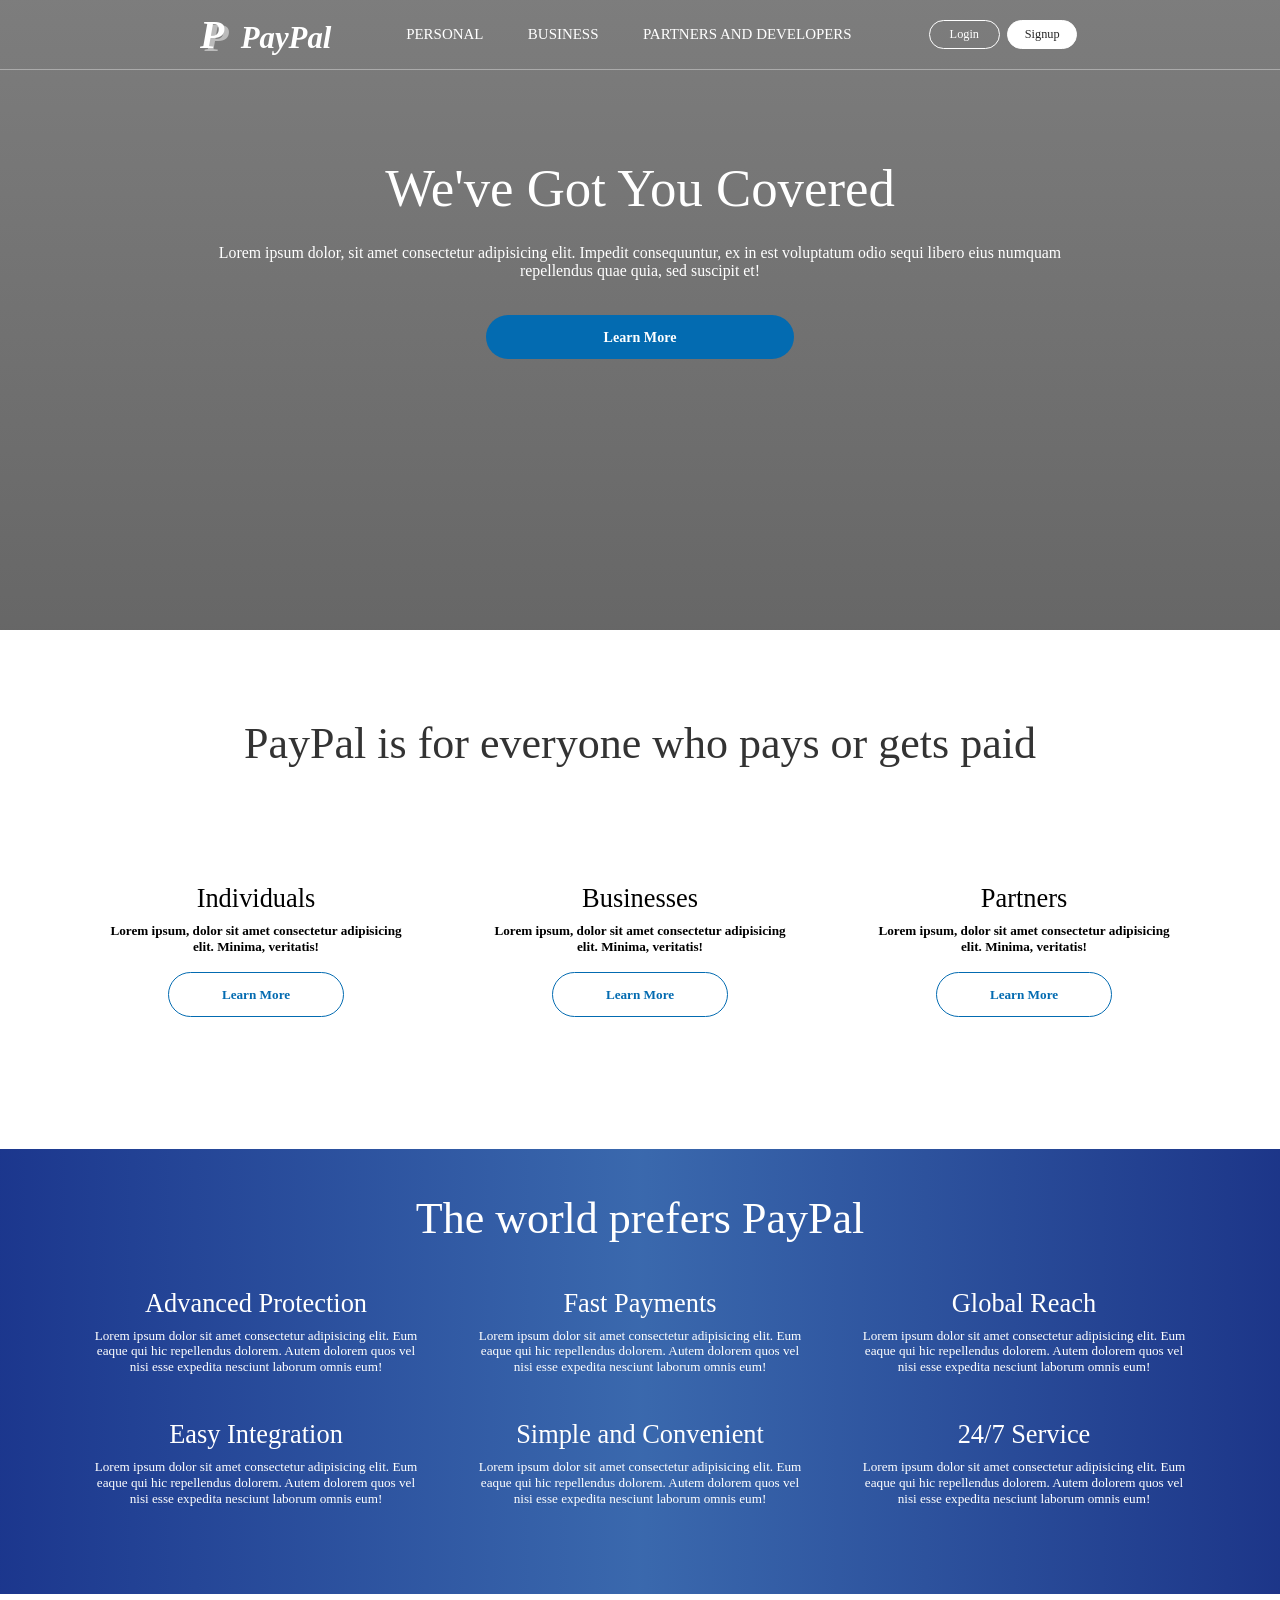
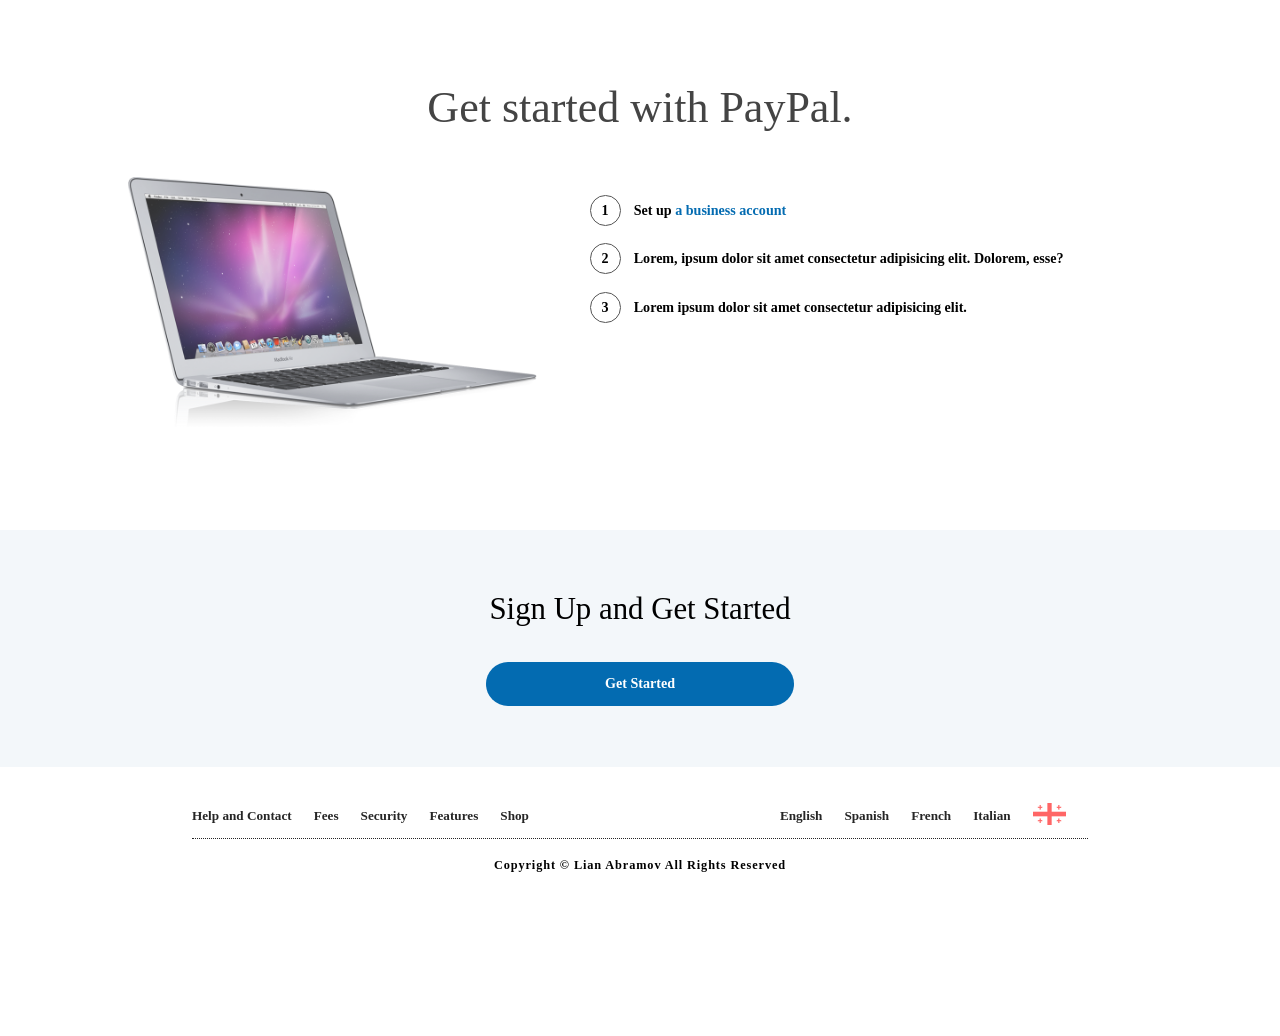
<file: HtmlCssJsProjects/paypal_site/index.html>
<!DOCTYPE html>
<html lang="en">
<head>
    <meta charset="UTF-8">
    <meta name="viewport" content="width=device-width, initial-scale=1.0">
    <title>Send Money, Pay Online, or Set Up a Merchant Account.</title>
    <link rel="stylesheet" href="style.css">
    <link rel="stylesheet" href="https://cdnjs.cloudflare.com/ajax/libs/font-awesome/5.15.1/css/all.min.css">
    <link rel="preconnect" href="https://fonts.gstatic.com">
    <link href="https://fonts.googleapis.com/css2?family=Baloo+Da+2:wght@400;500;600;700;800&display=swap" rel="stylesheet">
</head>
<body>
    
    <div class="container">
        <!-- Front Page -->
        <div class="front-page">
            <!-- Section 1 -->
            <section class="section-1">
                <div class="navbar-wrapper">
                    <nav class="navbar">
                        <div class="menu">
                            <div class="menu-icon">
                                <div class="line line-1"></div>
                                <div class="line line-2"></div>
                                <div class="line line-3"></div>
                            </div>
                            <span>Menu</span>
                        </div>
                        <div class="navbar-logo logo">
                            <span class="p-1">P</span>
                            <span class="p-2">P</span>
                            PayPal
                        </div>
                        <ul class="nav-list">
                            <li class="nav-list-item dropdown-hover">
                                <a href="#" class="nav-list-link show-dropdown">Personal <i class="fas fa-chevron-down"></i></a>
                                <ul class="nav-dropdown nav-dropdown-personal">
                                    <li class="nav-dropdown-item dropdown-heading">
                                        <a href="#" class="dropdown-heading-link">
                                            <i class="fas fa-chevron-down"></i> Personal
                                        </a>
                                    </li>
                                    <li class="nav-dropdown-item">
                                        <a href="#" class="nav-dropdown-link-1">How PayPal works</a>
                                        <a href="#" class="nav-dropdown-link-2">What can you do with a personal account</a>
                                    </li>
                                    <li class="nav-dropdown-item">
                                        <a href="#" class="nav-dropdown-link-1">Pay online</a>
                                        <a href="#" class="nav-dropdown-link-2">Online payment without borders</a>
                                    </li>
                                    <li class="nav-dropdown-item">
                                        <a href="#" class="nav-dropdown-link-1">Send payments</a>
                                        <a href="#" class="nav-dropdown-link-2">Send payments abroad</a>
                                    </li>
                                    <li class="nav-dropdown-item">
                                        <a href="#" class="nav-dropdown-link-1">Search for deals</a>
                                        <a href="#" class="nav-dropdown-link-2">Pay with PayPal and send money</a>
                                    </li>
                                </ul>
                            </li>
                            <li class="nav-list-item dropdown-hover">
                                <a href="#" class="nav-list-link show-dropdown">Business <i class="fas fa-chevron-down"></i></a>
                                <ul class="nav-dropdown nav-dropdown-business">
                                    <li class="nav-dropdown-item dropdown-heading">
                                        <a href="#" class="dropdown-heading-link">
                                            <i class="fas fa-chevron-down"></i> Business
                                        </a>
                                    </li>
                                    <li class="nav-dropdown-item">
                                        <a href="#" class="nav-dropdown-link-1">All business solutions</a>
                                        <a href="#" class="nav-dropdown-link-2">See our range of products</a>
                                    </li>
                                    <li class="nav-dropdown-item">
                                        <a href="#" class="nav-dropdown-link-1">Accept online payments</a>
                                        <a href="#" class="nav-dropdown-link-2">Get paid on your website</a>
                                    </li>
                                    <li class="nav-dropdown-item">
                                        <a href="#" class="nav-dropdown-link-1">Send invoices</a>
                                        <a href="#" class="nav-dropdown-link-2">Create and email online invoices</a>
                                    </li>
                                    <li class="nav-dropdown-item">
                                        <a href="#" class="nav-dropdown-link-1">Sell internationally</a>
                                        <a href="#" class="nav-dropdown-link-2">PayPal supports your global growth</a>
                                    </li>
                                </ul>
                            </li>
                            <li class="nav-list-item">
                                <a href="#" class="nav-list-link">Partners and Developers</a>
                            </li>
                        </ul>
                        <div class="navbar-buttons">
                            <button class="navbar-btn login-btn login">Login</button>
                            <button class="navbar-btn signup-btn signup">Signup</button>
                        </div>
                    </nav>
                </div>
                <div class="banner">
                    <h1 class="banner-heading">We've Got You Covered</h1>
                    <p class="banner-paragraph">Lorem ipsum dolor, sit amet consectetur adipisicing elit. Impedit consequuntur, ex in est voluptatum odio sequi libero eius numquam repellendus quae quia, sed suscipit et!</p>
                    <button class="blue-btn">Learn More</button>
                </div>
            </section>
            <!-- End of Section 1 -->
                         <!-- Section 2 -->
            <section class="section-2">
                <h1 class="section-2-heading">PayPal is for everyone who pays or gets paid</h1>
                <div class="services">
                    <div class="service">
                        <i class="fas fa-user-tie"></i>
                        <h3 class="service-heading">Individuals</h3>
                        <p class="service-paragraph">Lorem ipsum, dolor sit amet consectetur adipisicing elit. Minima, veritatis!</p>
                        <button class="service-btn">Learn More</button>
                    </div>
                    <div class="service">
                        <i class="fas fa-briefcase"></i>
                        <h3 class="service-heading">Businesses</h3>
                        <p class="service-paragraph">Lorem ipsum, dolor sit amet consectetur adipisicing elit. Minima, veritatis!</p>
                        <button class="service-btn">Learn More</button>
                    </div>
                    <div class="service">
                        <i class="far fa-handshake"></i>
                        <h3 class="service-heading">Partners</h3>
                        <p class="service-paragraph">Lorem ipsum, dolor sit amet consectetur adipisicing elit. Minima, veritatis!</p>
                        <button class="service-btn">Learn More</button>
                    </div>
                </div>
            </section>
            <!-- End of Section 2 -->

            <!-- Section 3 -->
            <section class="section-3">
                <h1 class="section-3-heading">The world prefers PayPal</h1>
                <div class="features">
                    <div class="feature">
                        <h3 class="feature-heading">Advanced Protection</h3>
                        <p class="feature-paragraph">Lorem ipsum dolor sit amet consectetur adipisicing elit. Eum eaque qui hic repellendus dolorem. Autem dolorem quos vel nisi esse expedita nesciunt laborum omnis eum!</p>
                    </div>
                    <div class="feature">
                        <h3 class="feature-heading">Fast Payments</h3>
                        <p class="feature-paragraph">Lorem ipsum dolor sit amet consectetur adipisicing elit. Eum eaque qui hic repellendus dolorem. Autem dolorem quos vel nisi esse expedita nesciunt laborum omnis eum!</p>
                    </div>
                    <div class="feature">
                        <h3 class="feature-heading">Global Reach</h3>
                        <p class="feature-paragraph">Lorem ipsum dolor sit amet consectetur adipisicing elit. Eum eaque qui hic repellendus dolorem. Autem dolorem quos vel nisi esse expedita nesciunt laborum omnis eum!</p>
                    </div>
                    <div class="feature">
                        <h3 class="feature-heading">Easy Integration</h3>
                        <p class="feature-paragraph">Lorem ipsum dolor sit amet consectetur adipisicing elit. Eum eaque qui hic repellendus dolorem. Autem dolorem quos vel nisi esse expedita nesciunt laborum omnis eum!</p>
                    </div>
                    <div class="feature">
                        <h3 class="feature-heading">Simple and Convenient</h3>
                        <p class="feature-paragraph">Lorem ipsum dolor sit amet consectetur adipisicing elit. Eum eaque qui hic repellendus dolorem. Autem dolorem quos vel nisi esse expedita nesciunt laborum omnis eum!</p>
                    </div>
                    <div class="feature">
                        <h3 class="feature-heading">24/7 Service</h3>
                        <p class="feature-paragraph">Lorem ipsum dolor sit amet consectetur adipisicing elit. Eum eaque qui hic repellendus dolorem. Autem dolorem quos vel nisi esse expedita nesciunt laborum omnis eum!</p>
                    </div>
                </div>
            </section>
            <!-- End of Section 3 -->           
            <!-- Section 4 -->
            <section class="section-4">
                <h1 class="section-4-heading">Get started with PayPal.</h1>
                <div class="section-4-content">
                    <div class="section-4-img-wrapper">
                        <img src="images/macbook.png">
                    </div>
                    <ul class="section-4-list">
                        <li class="section-4-list-item">
                            <span class="number">1</span>
                            <span>Set up <a href="#">a business account</a></span>
                        </li>
                        <li class="section-4-list-item">
                            <span class="number">2</span>
                            <span>Lorem, ipsum dolor sit amet consectetur adipisicing elit. Dolorem, esse?</span>
                        </li>
                        <li class="section-4-list-item">
                            <span class="number">3</span>
                            <span>Lorem ipsum dolor sit amet consectetur adipisicing elit.</span>
                        </li>
                    </ul>
                </div>
            </section>
            <!-- End of Section 4 -->

            <!-- Section 5 -->
            <section class="section-5">
                <div class="section-5-top">
                    <h2 class="section-5-top-heading">Sign Up and Get Started</h2>
                    <button class="blue-btn signup">Get Started</button>
                </div>
                <footer class="footer">
                    <div class="footer-top">
                        <ul class="footer-list">
                            <li>
                                <a href="#">Help and Contact</a>
                            </li>
                            <li>
                                <a href="#">Fees</a>
                            </li>
                            <li>
                                <a href="#">Security</a>
                            </li>
                            <li>
                                <a href="#">Features</a>
                            </li>
                            <li>
                                <a href="#">Shop</a>
                            </li>
                        </ul>
                        <ul class="footer-list">
                            <li>
                                <a href="#">English</a>
                            </li>
                            <li>
                                <a href="#">Spanish</a>
                            </li>
                            <li>
                                <a href="#">French</a>
                            </li>
                            <li>
                                <a href="#">Italian</a>
                            </li>
                            <li>
                                <a href="#">
                                    <img src="images/flag.png">
                                </a>
                            </li>
                        </ul>
                    </div>
                    <div class="footer-bottom">
                        <p class="copyright">Copyright &copy; Lian Abramov All Rights Reserved</p>
                    </div>
                </footer>
            </section>
            <!-- End of Section 5 -->
        </div>
        <!-- End of Front Page -->

        <!-- Login Page -->
        <div class="login-page">
            <div class="login-page-content">
                <div class="login-page-logo logo">
                    <span class="p-1">P</span>
                    <span class="p-2">P</span>
                    <span>Pay</span><span>Pal</span>
                </div>
                <form class="login-page-form">
                    <input type="text" class="form-login-input" placeholder="Email or mobile number">
                    <input type="password" class="form-login-input" >
                    <input type="button" class="form-login-btn" value="Log In">
                    <a href="#" class="form-login-link">Having trouble logging in?</a>
                    <span>or</span>
                    <input type="button" class="form-signup-btn signup" value="Sign Up">
                </form>
            </div>
        </div>
        <!-- End of Login Page -->

        <!-- Sign Up Page -->
        <div class="signup-page">
            <div class="signup-page-top">
                <div class="signup-page-logo logo">
                    <span class="p-1">P</span>
                    <span class="p-2">P</span>
                    PayPal
                </div>
                <button class="login">Log In</button>
            </div>
            <div class="signup-page-content">
                <div class="signup-page-content-left">
                    <div class="content-left-images">
                        <img src="images/person-1.jpg">
                        <img src="images/person-2.jpg">
                        <img src="images/person-3.jpg">
                    </div>
                    <h1>See for yourself why millions of people love PayPal.</h1>
                </div>
                <div class="signup-page-content-right">
                    <h3>Sign up for PayPal, it's free</h3>
                    <h4>Choose from two types of accounts:</h4>
                    <form class="signup-page-form">
                        <div class="input-group">
                            <input type="radio" name="checkbox" checked>
                            <div class="option">
                                <h3>Personal Account</h3>
                                <p>Lorem ipsum dolor sit amet consectetur adipisicing elit. Alias ducimus minima, incidunt beatae veritatis ad delectus temporibus eaque enim ea!</p>
                            </div>
                        </div>
                        <div class="input-group">
                            <input type="radio" name="checkbox">
                            <div class="option">
                                <h3>Business Account</h3>
                                <p>Lorem ipsum dolor sit amet consectetur adipisicing elit. Alias ducimus minima, incidunt beatae veritatis ad delectus temporibus eaque enim ea!</p>
                            </div>
                        </div>
                        <button class="blue-btn">Continue</button>
                    </form>
                </div>
               
            </div>
        </div>
        <!-- End of Sign Up Page -->
    </div>

    <script src="index.js"></script>
</body>
</html>
</file>
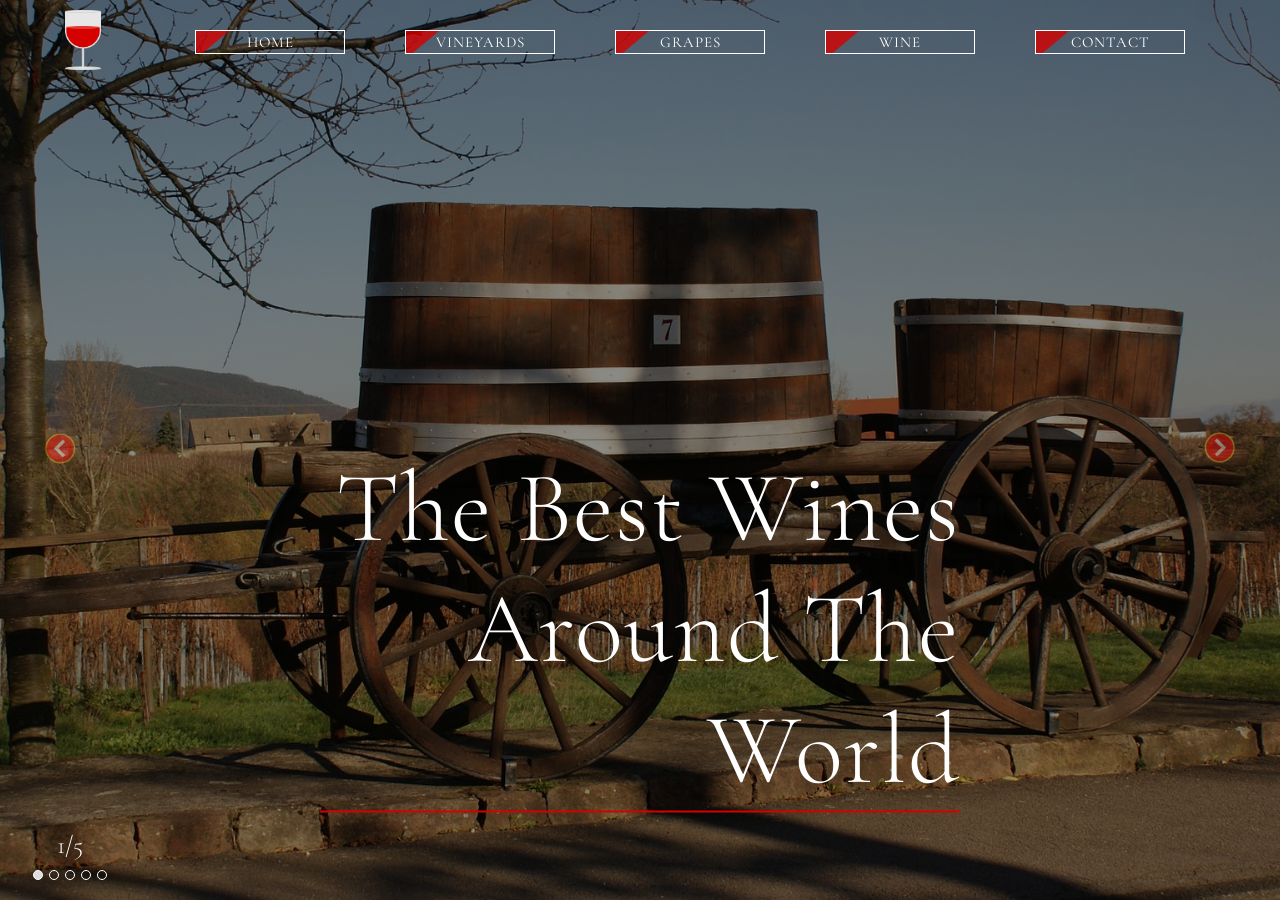
<file: HtmlCssJsProjects/Wine_House/index.html>
<!DOCTYPE html>
<html lang="en">
  <head>
    <meta charset="UTF-8" />
    <meta name="viewport" content="width=device-width, initial-scale=1.0" />
    <link rel="stylesheet" href="style.css" />
    <link
      href="https://fonts.googleapis.com/css2?family=Cormorant+Garamond:wght@300;400;500;600&display=swap"
      rel="stylesheet"
    />
    <link rel="icon" type="image/png" href="images/logo.png" />
    <title>Wine House</title>
  </head>
<body>
    <div class="container">
      <div class="navbar">
        <a href="#" class="logo-link">
          <img src="images/logo.png" alt="Logo" class="logo" />
        </a>

        <a href="#" class="menu">
          <div class="menu-line menu-line-1"></div>
          <div class="menu-line menu-line-2"></div>
          <div class="menu-line menu-line-3"></div>
        </a>

        <nav class="nav-list">
          <a href="#" class="nav-link">Home</a>
          <a href="#" class="nav-link">Vineyards</a>
          <a href="#" class="nav-link">Grapes</a>
          <a href="#" class="nav-link">Wine</a>
          <a href="#" class="nav-link">Contact</a>
        </nav>
      </div>

      <button class="page-btn left-btn">
        <img src="images/arrow.png" />
      </button>
      <button class="page-btn right-btn">
        <img src="images/arrow.png" />
      </button>

      <div class="progress-wrapper">
        <div class="progress">
          <h2>1/5</h2>
        </div>
        <div class="circle-wrapper">
          <div class="circle circle-1"></div>
          <div class="circle circle-2"></div>
          <div class="circle circle-3"></div>
          <div class="circle circle-4"></div>
          <div class="circle circle-5"></div>
        </div>
      </div>

      <div class="wrapper">
        <section class="section-1">
          <div class="section-wrapper section-1-wrapper">
            <div class="section-1-heading-wrapper">
              <h1 class="section-1-heading">The best wines around the world</h1>
            </div>
          </div>
        </section>
        <section class="section-2">
          <div class="section-wrapper section-2-wrapper">
            <div class="sale">
              <img src="images/bag.png" alt="Sale Bag" class="sale-bag" />
              <button class="sale-btn">order now!</button>
            </div>
            <img
              src="images/wine-bottle.png"
              alt="Wine Bottle"
              class="wine-bottle"
            />
          </div>
        </section>
        <section class="section-3">
          <div class="section-wrapper section-3-wrapper">
            <h1 class="section-3-heading">the best quality</h1>
            <img src="images/frame.png" alt="Grapes Frame" class="frame-img" />
            <img src="images/grapes.png" alt="Grapes" class="grapes-img" />
          </div>
        </section>
        <section class="section-4">
          <div class="section-wrapper section-4-wrapper">
            <div class="section-4-bg"></div>
            <h1 class="section-4-heading">Newly Released Wines</h1>
            <img
              src="images/section-4-bg.jpg"
              alt="New Wines"
              class="new-wines-img"
            />
          </div>
        </section>
        <section class="section-5">
          <div class="section-wrapper section-5-wrapper">
            <ul class="footer-list">
              <li>Contact</li>
              <li>NY</li>
              <li>1039 Stanley Avenue</li>
              <li>Open Daily</li>
              <li>By appointment only</li>
            </ul>
            <img src="images/footer-img.png" class="footer-img" />
            <ul class="footer-list">
              <li>Connect</li>
              <li>PN: 516-448-2763</li>
              <li>MN: 631-742-8400</li>
              <li>example@winehouse.com</li>
              <li>Join our mailing list</li>
            </ul>
            <p class="copyright">
              Copyright &copy; All Rights Reserved
            </p>
          </div>
        </section>
      </div>
    </div>

    <script src="index.js"></script>
    
</body>
</html>
</file>
<file: first_page/style.css>
/* Common styles */

* {
    margin: 0;
    padding: 0;
    outline: none;
    box-sizing: border-box;
    text-decoration: none;
    list-style-type: none;
    font-family: "Jost", sans-serif;
    font-weight: 400;
}

html {
    font-size: 62.5%;
    scroll-behavior: smooth;
}

.center {
    display: flex;
    justify-content: center;
    align-items: center;
}

.section-heading {
    font-size: 5rem;
    color: #333;
    text-transform: uppercase;
    letter-spacing: 0.5rem;
    margin-bottom: 15rem;
    border-bottom: 0.3rem solid #333;
    text-shadow: 0.2rem 0.2rem 0.5rem #555;
}


/* end of commen styles */


/* section-1*/

.section-1 {
    width: 100%;
    height: 100vh;
    background: linear-gradient( rgba(255, 255, 255, 0.2), rgba(255, 255, 255, 0.3)), url(progect_img/bg3.jpg) center no-repeat;
    background-size: cover;
    flex-direction: column;
}

.section-1-heading {
    font-size: 6rem;
    font-weight: 700;
    color: #2d2727;
    background-color: #ffc1cc;
    padding: 0 3rem;
    margin-bottom: 5rem;
    text-transform: uppercase;
    letter-spacing: 1rem;
    border-bottom: 0.3rem solid #f18195;
    text-shadow: 0.2rem 0.2rem 1rem #555;
    transform: skew(-10deg);
}

.person-img {
    width: 25rem;
    height: 25rem;
    object-fit: cover;
    border-radius: 50%;
    border: 0.5rem dotted #f18195;
    background-color: rgba(45, 44, 44, 0.7);
    padding: 0.5rem;
    opacity: 0.9;
}

.person-name {
    font-size: 2rem;
    color: #2d2727;
    background-color: #ffc1cc;
    margin: 5rem 0;
    padding: 0.5rem 3rem;
    letter-spacing: 0.3rem;
    transform: skew(-10deg);
}

.section-1-btn {
    font-size: 1.7rem;
    font-weight: 700;
    color: #333;
    background-color: #fff;
    border: 0.3rem solid #333;
    padding: 0.5rem 1rem;
    text-transform: uppercase;
    letter-spacing: 0.3rem;
}


/* end of section-1 */


/* Navbar */

.navbar {
    width: 100%;
    height: 4rem;
    background-color: #ffc1cc;
    box-shadow: 0.2rem 0.2rem 0.5rem #555;
    position: absolute;
    z-index: 300;
}

.sticky {
    position: fixed;
    top: 0;
}

.navbar-link {
    font-size: 1.7rem;
    font-weight: 600;
    color: #333;
    margin: 0 3rem;
    letter-spacing: 0.3rem;
    text-transform: uppercase;
    position: relative;
    transition: color 0.2s;
}

.change.navbar-link {
    color: #9b6c15;
}

.navbar-link:hover {
    color: #9b6c15;
}

.navbar-link::before {
    content: "";
    width: 0;
    height: 0.2rem;
    background-color: #9b6c15;
    position: absolute;
    right: -15%;
    bottom: -0.3rem;
    transition: width 0.2s;
}

.change.navbar-link::before {
    width: 130%;
}

.navbar-link:hover::before {
    width: 130%;
}


/* end of Navbar */


/* section-2 */

.section-2 {
    width: 100%;
    height: 100%;
    padding: 10rem 0;
    background-color: rgb(233, 233, 247);
    display: flex;
    flex-direction: column;
    align-items: center;
}

.section-2-heading {
    font-size: 3rem;
    border-bottom: 0.3rem solid #333;
    text-shadow: 0.2rem 0.2rem 0.5rem #555;
}

.progress-bars-wrapper {
    margin-bottom: 10rem;
}

.progress-bar {
    width: 60rem;
    height: 3rem;
    background-color: #ccc;
    margin: 1.5rem 0;
    border-radius: 0.3rem;
    box-shadow: 0.2rem 0.2rem 1rem #555;
    position: relative;
}

.progress-text {
    position: absolute;
    left: 1rem;
    font-size: 1.7rem;
    color: #333;
}

.progress-text span {
    margin: 0 0.5rem;
    font-size: 1.8rem;
    font-weight: 700;
}

.progress-percent {
    width: 0%;
    height: 100%;
    background-color: #a6edf5;
    border-radius: 0.3rem;
    transition: width 0.5s 0.5s ease-in-out;
}


/* .progress-percent-css {
    width: 90%;
    height: 100%;
    background-color: #f311d9;
    border-radius: 0.3rem;
    transition: width 0.5s 0.5s ease-in-out;
}

.progress-percent-html {
    width: 97%;
    height: 100%;
    background-color: #f17013;
    border-radius: 0.3rem;
    transition: width 0.5s 0.5s ease-in-out;
}

.progress-percent-js {
    width: 85%;
    height: 100%;
    background-color: #73c7ee;
    border-radius: 0.3rem;
    transition: width 0.5s 0.5s ease-in-out;
}

.progress-percent-saas {
    width: 87%;
    height: 100%;
    background-color: #f79ad3;
    border-radius: 0.3rem;
    transition: width 0.5s 0.5s ease-in-out;
}

.progress-percent-react {
    width: 85%;
    height: 100%;
    background-color: #1acdd6;
    border-radius: 0.3rem;
    transition: width 0.5s 0.5s ease-in-out;
}

.progress-percent-nodejs {
    width: 87%;
    height: 100%;
    background-color: #3bec20bd;
    border-radius: 0.3rem;
    transition: width 0.5s 0.5s ease-in-out;
}

.progress-percent-mongo {
    width: 80%;
    height: 100%;
    background-color: #3e4e51;
    border-radius: 0.3rem;
    transition: width 0.5s 0.5s ease-in-out;
}

.progress-percent-python {
    width: 90%;
    height: 100%;
    background-color: #1cc6e4;
    border-radius: 0.3rem;
    transition: width 0.5s 0.5s ease-in-out;
}

.progress-percent-bash {
    width: 98%;
    height: 100%;
    background-color: #1c33e4;
    border-radius: 0.3rem;
    transition: width 0.5s 0.5s ease-in-out;
}

.progress-percent-sql {
    width: 98%;
    height: 100%;
    background-color: #6e79c8;
    border-radius: 0.3rem;
    transition: width 0.5s 0.5s ease-in-out;
} */

.services {
    width: 100%;
    height: 30vh;
    display: flex;
    justify-content: space-evenly;
    align-items: center;
}

.service {
    text-align: center;
}

.service:first-child,
.service:last-child {
    align-self: flex-start;
}

.service i {
    font-size: 10rem;
    color: #888;
    margin-bottom: 2rem;
    text-shadow: 0.1rem 0.1rem 0.5rem #555;
}

.service h2 {
    font-size: 2rem;
    color: #fff;
    background-color: #777;
    width: 25rem;
    letter-spacing: 0.3rem;
    transform: skew(-10deg);
    box-shadow: 0.2rem 0.2rem 0.5rem #555;
}


/* end of section-2 */


/* section-3 */

/* Section 3 */
.section-3 {
  width: 100%;
  height: 100%;
  padding: 10rem 0;
  background-color: #eef;
  display: flex;
  flex-direction: column;
  align-items: center;
}

.projects-wrapper {
  width: 80%;
  flex-wrap: wrap;
}

.project {
  display: flex;
  flex-direction: column;
  justify-content: center;
  align-items: center;
  margin: 1rem;
  background-color: #fff;
  box-shadow: 0.3rem 0.3rem 0.5rem #777;
  position: relative;
  overflow: hidden;
  transition: box-shadow 0.5s;
}

.project:hover {
  box-shadow: 1rem 1rem 1rem #777;
}

.project-text {
  text-align: center;
  letter-spacing: 0.1rem;
  position: absolute;
  top: -10rem;
  z-index: 10;
  transition: top 0.3s;
}

.project:hover .project-text {
  top: 5rem;
  transition: top 0.3s 0.3s;
}

.project-name {
  font-size: 3rem;
  font-weight: 700;
  color: #333;
  text-transform: capitalize;
}

.project-technologies {
  font-size: 1.8rem;
  color: #e41c6f;
}

.project-img {
  width: 40rem;
  transition: opacity 0.3s;
}

.project:hover .project-img {
  opacity: 0.2;
}

.project-link {
  font-size: 2rem;
  font-weight: 500;
  color: #333;
  letter-spacing: 0.1rem;
  border: 0.3rem solid #e41c6f;
  padding: 0 1rem;
  background-color: #fff;
  position: absolute;
  bottom: -5rem;
  transition: bottom 0.3s;
}

.project:hover .project-link {
  bottom: 5rem;
  transition: bottom 0.3s 0.3s;
}
/* end of section-3 */


/* section-4 */

.section-4 {
    width: 100%;
    height: 70vh;
    background-color: #333;
    display: flex;
    flex-direction: column;
    align-items: center;
    justify-content: space-evenly;
}

.section-4-heading {
    color: #fff;
    box-shadow: none;
    border-color: #fff;
    margin-bottom: 5rem;
}

.contact-form {
    width: 50rem;
    flex-direction: column;
}

.contact-form input,
.contact-form textarea {
    width: 100%;
    padding: 0.5rem;
    margin: 0.5rem 0;
    background-color: #eef;
    font-size: 1.5rem;
    border: .2rem solid #9b6c15;
    color: #555;
}

.contact-form textarea {
    height: 10rem;
    max-height: 15rem;
    max-width: 100%;
}

.contact-form .contact-form-btn {
    background-color: #ffc1cc;
    color: #0f0e0e;
    text-transform: uppercase;
    letter-spacing: 1rem;
    cursor: pointer;
}


/* end of section-4 */


/* section-5 */

.section-5 {
    width: 100%;
    height: 30vh;
    background-color: #222;
    flex-direction: column;
}

.social-media {
    margin-bottom: 5rem;
}

.social-media-link {
    margin: 0 2rem;
    padding: .7rem;
    background-color: #ffc1cc;
    border-radius: .5rem;
    display: inline-block;
}

.social-media-link i {
    font-size: 3rem;
    color: #0f0d0d;
}

.copyright {
    color: #aaa;
    font-size: 2rem;
    letter-spacing: 0.2rem;
    font-weight: 300;
    text-align: center;
}


/* end of section-5 */


/* Responsive */

@media (max-width: 1200px) {
    .services {
        height: auto;
        flex-wrap: wrap;
    }
    .service {
        margin: 3rem 2rem;
    }
    .section-4 {
        height: 80vh;
    }
}

@media (max-width: 800px) {
    .section-1-heading {
        font-size: 4rem;
    }
    .progress-bar {
        width: 50rem;
    }
}

@media (max-width: 600px) {
    .section-1-heading {
        font-size: 3rem;
    }
    .navbar-link {
        margin: 0 2rem;
        font-size: 1.5rem;
    }
    .section-2 {
        padding: 10rem;
    }
    .section-2-heading {
        margin-bottom: 10rem;
    }
    .progress-bar {
        width: 45rem;
    }
    .project-img {
        width: 100%;
    }
    .contact-form {
        width: 40rem;
    }
    .copyright {
        width: 70%;
    }
}

@media (max-width: 500px) {
    html {
        font-size: 55%;
    }
}

@media (max-width: 450px) {
    html {
        font-size: 45%;
    }
    .section-1-heading {
        font-size: 2.5rem;
    }
    .navbar-link {
        margin: 0 1.5rem;
    }
    .section-2-heading {
        text-align: center;
    }
    .progress-bar {
        width: 40rem;
    }
}


/* End of Responsive */
</file>
<file: HtmlCssJsProjects/apple/style.css>
@import url("https://fonts.googleapis.com/css2?family=Work+Sans:wght@100;200;300;400;500;600;700;800;900&display=swap");

/* Common Styles */
* {
  margin: 0;
  padding: 0;
  box-sizing: border-box;
  list-style-type: none;
  outline: none;
  text-decoration: none;
  font-family: "Work Sans", sans-serif;
}

html {
  font-size: 62.5%;
  scroll-behavior: smooth;
}

:root {
  --primary-color: #6edae6;
  --white-color: #fff;
  --black-color: #000;
}

.center {
  display: flex;
  justify-content: center;
  align-items: center;
}
/* End of Common Styles */

/* Section 1 */
.section-1 {
  width: 100%;
  height: 100vh;
  background-color: var(--primary-color);
  display: flex;
  align-items: center;
  justify-content: space-evenly;
  clip-path: polygon(100% 0, 100% 95%, 38% 100%, 0 100%, 0 0);
  position: relative;
}

/* Logo */
.logo {
  position: absolute;
  top: 3rem;
  left: 3rem;
}

.logo i {
  font-size: 10rem;
  color: rgba(0, 0, 0, 0.8);
}
/* End of Logo */

/* Navbar */
.navbar {
  position: absolute;
  top: 3rem;
  right: 10%;
}

.navbar-link {
  font-size: 2rem;
  display: inline-block;
  margin: 0 3rem;
  color: var(--black-color);
  transition: transform 0.5s;
}

.navbar-link:hover {
  transform: scale(1.5);
}
/* End of Navbar */

/* Cube */
.cube-wrapper {
  perspective: 100rem;
}

.cube {
  width: 30rem;
  height: 55rem;
  transform-style: preserve-3d;
  transform: rotateX(0) rotateY(20deg) rotateZ(0);
  position: relative;
  top: -2rem;
  transition: transform 0.5s;
}

.front-side,
.back-side {
  width: 100%;
  height: 100%;
  background-color: #fee;
  position: absolute;
  transform-style: preserve-3d;
  box-shadow: inset 0.1rem 0.1rem 0.1rem #ddd, inset -0.1rem -0.1rem 0.1rem #ddd;
}

.front-side {
  padding: 2.5rem;
  transform: translateZ(5rem);
}

.front-side::before,
.front-side::after {
  content: "";
  width: 100%;
  height: 10rem;
  background-color: #fee;
  position: absolute;
  box-shadow: inset 0.1rem 0.1rem 0.1rem #ddd, inset -0.1rem -0.1rem 0.1rem #ddd;
}

.front-side::before {
  top: 0;
  left: 0;
  transform: rotateX(-90deg);
  transform-origin: top;
}

.front-side::after {
  bottom: 0;
  left: 0;
  transform: rotateX(90deg);
  transform-origin: bottom;
}

.front-side img {
  width: 100%;
  height: 100%;
  object-fit: contain;
}

.back-side {
  transform: translateZ(-5rem);
}

.back-side::before,
.back-side::after {
  content: "iPhone";
  width: 10rem;
  height: 100%;
  background-color: #fee;
  position: absolute;
  display: flex;
  justify-content: center;
  align-items: center;
  font-size: 2rem;
  font-weight: 300;
  color: #ec1919;
  box-shadow: inset 0.1rem 0.1rem 0.1rem #ddd, inset -0.1rem -0.1rem 0.1rem #ddd;
}

.back-side::before {
  top: 0;
  left: 0;
  transform: rotateY(-90deg);
  transform-origin: left;
}

.back-side::after {
  top: 0;
  right: 0;
  transform: rotateY(90deg);
  transform-origin: right;
}

.back-side i {
  font-size: 12rem;
  color: var(--primary-color);
  text-shadow: 0.1rem 0.1rem 0.2rem #aaa, -0.1rem -0.1rem 0.2rem #aaa;
  transform: rotateY(180deg);
}

/* Controls */
.controls {
  position: absolute;
  bottom: -15rem;
  left: 50%;
  transform: translateX(-50%);
  width: 10rem;
  height: 10rem;
  background-color: rgba(0, 0, 0, 0.9);
  border-radius: 50%;
  border: 1rem solid rgba(0, 0, 0, 0.8);
}

.controls a {
  position: absolute;
}

.controls a:nth-child(1) {
  top: 0;
  left: 50%;
  transform: translateX(-50%);
}

.controls a:nth-child(2) {
  bottom: 0;
  left: 50%;
  transform: translateX(-50%);
}

.controls a:nth-child(3) {
  top: 50%;
  left: 0;
  transform: translateY(-50%);
}

.controls a:nth-child(4) {
  top: 50%;
  right: 0;
  transform: translateY(-50%);
}

.controls a:nth-child(5) {
  top: 10%;
  right: 10%;
  transform: rotate(45deg);
}

.controls a:nth-child(6) {
  bottom: 10%;
  left: 10%;
  transform: rotate(45deg);
}

.controls i {
  font-size: 1.5rem;
  color: var(--primary-color);
  opacity: 0.5;
  transition: opacity 0.5s;
}

.controls a:hover i {
  opacity: 1;
}
/* End of Controls */
/* End of Cube */

/* Banner */
.section-1-banner {
  flex-direction: column;
}

.section-1-banner h1 {
  font-size: 13rem;
  font-weight: 300;
  text-transform: uppercase;
  letter-spacing: 0.5rem;
}

.section-1-banner p {
  font-size: 4rem;
  font-weight: 400;
  letter-spacing: 0.1rem;
  margin: 6rem 0 4rem 0;
}

.section-1-banner span {
  font-size: 3rem;
  margin-bottom: 5rem;
}

.section-1-banner button {
  padding: 2rem 4rem;
  font-size: 2rem;
  background-color: var(--black-color);
  color: var(--primary-color);
  font-weight: 400;
  letter-spacing: 0.1rem;
  border: none;
  border-radius: 0.5rem;
  cursor: pointer;
  clip-path: polygon(
    50% 0%,
    81% 5%,
    100% 0,
    100% 100%,
    80% 95%,
    50% 100%,
    20% 95%,
    0 100%,
    0 0,
    23% 5%
  );
  transition: clip-path 0.5s;
}

.section-1-banner button:hover {
  clip-path: polygon(
    40% 15%,
    77% 15%,
    100% 10%,
    100% 90%,
    75% 85%,
    40% 85%,
    30% 100%,
    0 50%,
    0 50%,
    30% 0
  );
}
/* End of Banner */

/* Slideshow */
.slideshow {
  width: 100%;
  height: 100%;
  position: absolute;
  top: 0;
  left: 0;
  z-index: -1;
}

.slideshow div {
  width: 100%;
  height: 100%;
  position: absolute;
  background-size: cover;
  background-position: center;
  background-repeat: no-repeat;
  opacity: 0;
  transition: opacity 5s;
}

.slideshow div.change {
  opacity: 1;
}
/* End of Slideshow */
/* End of Section 1 */

/* Section 2 */
.section-2 {
  width: 100%;
  height: 120vh;
  padding: 10vh 0;
  display: flex;
  flex-direction: column;
  align-items: center;
  justify-content: space-around;
}

/* Section 2 Heading */
.section-2-heading {
  font-size: 10rem;
  font-weight: 200;
  color: var(--black-color);
  position: relative;
  margin-bottom: 5rem;
}

.section-2-heading::before {
  content: "";
  width: 130%;
  height: 30vw;
  background-image: linear-gradient(var(--primary-color), var(--white-color));
  position: absolute;
  top: 0;
  left: 0;
  transform: skewX(-50deg);
  transform-origin: left top;
  z-index: -1;
  border-radius: 1rem;
}
/* End of Section 2 Heading */

/* Section 2 Images */
.iphones {
  height: 60vh;
  width: 50vw;
  background-image: linear-gradient(var(--primary-color), var(--white-color));
  border-radius: 0.5rem;
}

.iphones img {
  width: inherit;
  height: inherit;
  object-fit: contain;
  position: absolute;
  transition: opacity 3s;
}

.iphone-img-2 {
  opacity: 0;
}

.iphones:hover .iphone-img-1 {
  opacity: 0;
}

.iphones:hover .iphone-img-2 {
  opacity: 1;
}
/* End of Section 2 Images */

/* Section 2 Buttons */
.iphone-btns {
  display: flex;
}

.iphone-btn {
  width: 6rem;
  height: 6rem;
  background-image: linear-gradient(
    to right,
    rgb(51, 51, 51) 60%,
    rgb(82, 82, 82)
  );
  margin: 0 3rem;
  border-radius: 50%;
  position: relative;
}

.iphone-btn::after {
  content: "";
  width: 50%;
  height: 50%;
  display: block;
  border: 0.1rem solid #6edae6;
  border-radius: 1rem;
}

.iphone-btn span {
  position: absolute;
  top: -3rem;
  font-size: 1.6rem;
  font-weight: 400;
  text-transform: uppercase;
  letter-spacing: 0.1rem;
  color: var(--primary-color);
  width: max-content;
  transform: scale(0);
  transition: transform 0.5s;
}

.iphone-btn:hover span {
  transform: scale(1);
}
/* End of Section 2 Buttons */
/* End of Section 2 */

/* Section 3 */
.section-3 {
  width: 100%;
  height: 100%;
  background-color: var(--black-color);
  flex-direction: column;
  padding: 15rem 0;
  clip-path: polygon(68% 0, 100% 0, 100% 97%, 38% 100%, 0 100%, 0 3%);
}

/* Section 3 Heading */
.section-3-heading {
  font-size: 10rem;
  font-weight: 200;
  color: var(--primary-color);
  margin-bottom: 15rem;
}
/* End of Section 3 Heading */

/* Section 3 Content */
.section-3-content {
  width: 80%;
  flex-direction: column;
  perspective: 1000rem;
  position: relative;
}

/* Section 3 Images */
.section-3-content img {
  width: inherit;
}

.macbook-img-1 {
  transform: rotateX(-80deg);
  transform-origin: bottom;
}

.change .macbook-img-1 {
  transform: rotateX(0);
  transition: transform 3s;
}
/* End of Section 3 Images */

/* Section 3 Loading */
.loading-wrapper {
  position: absolute;
  top: 6%;
  width: 60%;
  height: 85%;
  background: linear-gradient(
      rgba(255, 255, 255, 0.6),
      rgba(255, 255, 255, 0.6)
    ),
    url(images/MacBook/macbook-1-desktop.png) center no-repeat;
  z-index: -1;
  opacity: 0;
}

.change .loading-wrapper {
  opacity: 1;
  transition: opacity 1s 2s;
}

.loading {
  width: 100%;
  height: 100%;
  position: absolute;
  top: 0;
  left: 0;
  background-color: var(--black-color);
  flex-direction: column;
}

.change .loading {
  opacity: 0;
  transition: 1s 5s;
}

.loading i {
  font-size: 10rem;
  color: var(--white-color);
  margin-bottom: 2rem;
}

.progress-bar {
  width: 22rem;
  height: 0.3rem;
  background-color: #888;
  border-radius: 5rem;
  position: relative;
}

.progress-bar::after {
  content: "";
  position: absolute;
  top: 0;
  left: 0;
  width: 0;
  height: 100%;
  background-color: var(--white-color);
}

.change .progress-bar::after {
  width: 100%;
  transition: width 1s 3s;
}
/* End of Section 3 Loading */

/* Section 3 Info */
.macbook-info {
  position: absolute;
  width: 70rem;
  text-align: center;
  opacity: 0;
}

.change .macbook-info {
  opacity: 1;
  transition: opacity 1s 6s;
}

.macbook-info-heading {
  font-size: 6rem;
  font-weight: 400;
  color: var(--primary-color);
}

.macbook-price {
  font-size: 2.5rem;
  font-weight: 200;
  margin: 3rem 0;
}

.macbook-btn {
  width: 25rem;
  height: 5rem;
  background-image: linear-gradient(#ddd, #fff);
  border: none;
  border-radius: 0.5rem;
  box-shadow: 0.1rem 0.1rem 0.1rem #fff, -0.1rem -0.1rem 0.1rem #fff;
  font-size: 1.5rem;
  font-weight: 500;
  letter-spacing: 0.2rem;
  color: var(--primary-color);
  cursor: pointer;
}
/* End of Section 3 Info */
/* End of Section 3 Content */
/*End of Section 3 */

/* Section 4 */
.section-4 {
  height: 140vh;
  padding: 20vh 0;
  flex-direction: column;
  position: relative;
}

/* Section 4 Watches */
.watches {
  position: relative;
  width: 100%;
  height: 100%;
  overflow: hidden;
}

.watches > div {
  position: absolute;
}
/* Watch Bands */
.watch-bands {
  transition: margin-right 1s;
}

.watch-band-img {
  width: 35rem;
  height: 35rem;
  object-fit: contain;
}
/* End of Watch Bands */

/* Watch Cases */
.watch-cases {
  flex-direction: column;
  transition: margin-top 1s;
}

.watch-case-img {
  width: 35rem;
  height: 35rem;
  object-fit: contain;
}
/* End of Watch Cases */
/* End of Section 4 Watches */

/* Watch Controls */
.watch-control {
  position: absolute;
  width: 4rem;
  height: 4rem;
  background-color: rgba(221, 221, 221, 0.4);
  border-radius: 5rem;
}

.hideControl {
  opacity: 0;
  visibility: hidden;
}

.watch-control i {
  font-size: 3rem;
  color: var(--primary-color);
}

.watch-top-control {
  top: 22vh;
  left: 50%;
  transform: translateX(-50%);
}

.watch-right-control {
  top: 50%;
  right: 2rem;
  transform: translateY(-50%);
}

.watch-bottom-control {
  left: 50%;
  bottom: 20vh;
  transform: translateX(-50%);
}

.watch-left-control {
  top: 50%;
  left: 2rem;
  transform: translateY(-50%);
}
/* End of Watch Controls */

/* Watch Button */
.watch-btn {
  position: absolute;
  bottom: 30vh;
  right: 35%;
  width: 13rem;
  height: 5rem;
  background-color: var(--black-color);
  color: var(--primary-color);
  border: 0.1rem dashed var(--white-color);
  border-radius: 4rem;
  font-size: 1.6rem;
  font-weight: 200;
  cursor: pointer;
}
/* End of Watch Button */
/* End of Section 4 */

/* Section 5 */
.section-5 {
  width: 100%;
  height: 100vh;
}

/* Section 5 Content */
.airpods {
  width: 90%;
  height: 80%;
  display: flex;
  position: relative;
}

/* Section 5 Heading */
.section-5-heading {
  position: absolute;
  top: 0;
  left: 50%;
  transform: translateX(-50%);
  font-size: 15rem;
  font-weight: 300;
  color: var(--white-color);
  text-shadow: 0.1rem 0.1rem 0 #999;
}
/* End of Section 5 Heading */

/* Section 5 Images */
.airpods img {
  width: 50%;
  height: 100%;
  object-fit: contain;
}

.airpods-img-2 {
  background-color: var(--primary-color);
}
/* End of Section 5 Images */

/* Section 5 Buttons */
.airpods-buttons {
  position: absolute;
  top: 50%;
  left: 50%;
  transform: translate(-50%, -50%);
  margin-top: 5rem;
}

.airpods-btn {
  width: 15rem;
  height: 4rem;
  background-color: var(--primary-color);
  margin: 0 2rem;
  border: none;
  border-radius: 0.5rem;
  color: var(--white-color);
  cursor: pointer;
}

.airpods-btn:last-child {
  background-color: var(--white-color);
  color: var(--primary-color);
}
/* End of Section 5 Buttons */
/* End of Section 5 Content */
/* End of Section 5 */

/* Section 6 */
.section-6 {
  width: 100%;
  height: 40vh;
  position: relative;
}

.icon-link {
  margin: 0 5rem;
}

.icon-link img {
  width: 10rem;
}

.copyright {
  position: absolute;
  bottom: 5rem;
  font-size: 1.5rem;
  letter-spacing: 0.1rem;
}
/* End of Section 6 */

/* Responsive */
@media (max-width: 1500px) {
  html {
    font-size: 45%;
  }
}

@media (max-width: 1100px) {
  html {
    font-size: 40%;
  }

  .navbar-link {
    font-weight: 700;
  }

  .section-1-banner h1 {
    font-size: 8rem;
  }

  .section-1-banner p {
    font-size: 3rem;
  }

  .watch-btn {
    right: 25%;
  }
}

@media (max-width: 900px) {
  .section-3-content {
    width: 90%;
  }

  .loading-wrapper {
    width: 70%;
  }

  .loading i {
    font-size: 6rem;
  }

  .section-5-heading {
    font-size: 12rem;
  }
}

@media (max-width: 700px) {
  .logo {
    top: 0;
    left: 2rem;
  }

  .logo i {
    font-size: 8rem;
  }

  .controls {
    display: none;
  }

  .cube-wrapper {
    opacity: 0.7;
  }

  .cube {
    top: 3rem;
  }

  .section-1-banner {
    position: absolute;
  }

  .section-1-banner h1 {
    position: relative;
    left: -5rem;
  }

  .section-1-banner h1::first-letter {
    visibility: hidden;
    opacity: 0;
  }

  .section-1-banner button:hover {
    clip-path: polygon(
      50% 0%,
      81% 5%,
      100% 0,
      100% 100%,
      80% 95%,
      50% 100%,
      20% 95%,
      0 100%,
      0 0,
      23% 5%
    );
  }

  .iphones {
    height: 70vh;
    width: 70vw;
  }

  .watch-btn {
    right: 15%;
  }

  .airpods-img-1 {
    display: none;
  }

  .airpods .airpods-img-2 {
    width: 100%;
  }

  .airpods-btn {
    background-color: var(--white-color);
    color: var(--primary-color);
    box-shadow: 0.1rem 0.1rem 0.1rem #ddd;
  }

  .icon-link {
    margin: 0 2rem;
  }
}

@media (max-width: 550px) {
  .navbar-link {
    margin: 0 1.5rem;
  }

  .section-2-heading {
    font-size: 8rem;
  }

  .section-3-heading {
    font-size: 8rem;
  }

  .macbook-info-heading {
    font-size: 5rem;
  }

  .macbook-btn {
    width: 15rem;
    height: 3rem;
    font-size: 1.3rem;
  }

  .airpods-buttons {
    width: 50rem;
    text-align: center;
  }

  .icon-link img {
    width: 8rem;
  }
}

@media (max-width: 450px) {
  html {
    font-size: 35%;
  }

  .logo {
    top: 10rem;
    left: 50%;
    transform: translateX(-50%);
  }

  .navbar {
    left: 50%;
    transform: translateX(-50%);
    width: max-content;
  }

  .section-1-banner p {
    text-align: center;
  }

  .iphones {
    width: 75vw;
  }

  .section-3-heading {
    font-size: 6rem;
  }

  .macbook-info {
    width: 40rem;
  }

  .macbook-info-heading {
    font-size: 3rem;
  }

  .macbook-price {
    font-size: 2rem;
    font-weight: 300;
  }

  .watch-btn {
    right: 5%;
  }

  .icon-link img {
    width: 6rem;
  }
}
/* End of Responsive */
</file>
<file: HtmlCssJsProjects/cars/style.css>
/* Common Styles */
* {
  margin: 0;
  padding: 0;
  outline: none;
  box-sizing: border-box;
  text-decoration: none;
  list-style-type: none;
  font-family: "Special Elite", cursive;
  font-weight: 400;
}

html {
  font-size: 62.5%;
  scroll-behavior: smooth;
}

body {
  background-color: #ccc;
  padding-right: 3rem;
}

.center {
  display: flex;
  justify-content: center;
  align-items: center;
}
/* End of Common Styles */

/* Menu */
.menu {
  width: 4rem;
  height: 4rem;
  position: fixed;
  top: 2rem;
  left: 2rem;
  z-index: 10;
  flex-direction: column;
  cursor: pointer;
  transition: all 0.5s;
}

.menu.change {
  transform: rotate(45deg);
  left: 15vw;
}

.menu-line {
  width: 100%;
  height: 0.2rem;
  background-color: #fff;
  margin: 0.3rem 0;
  box-shadow: 0.1rem 0.1rem 0.3rem #222;
  transition: transform 0.5s;
}

.change .menu-line-1 {
  transform: rotate(270deg) translateX(-0.4rem);
}

.change .menu-line-2 {
  transform: rotate(360deg) translateY(-0.4rem);
}
/* End of Menu */

/* Navbar */
.navbar {
  width: 15vw;
  height: 100vh;
  background-color: #fff;
  position: fixed;
  top: 0;
  left: -15vw;
  display: flex;
  flex-direction: column;
  padding: 4rem 0 0 4rem;
  z-index: 10;
  transition: left 0.5s;
}

.navbar.change {
  left: 0;
}

.navbar-link {
  font-size: 1.5rem;
  font-weight: 600;
  margin: 2rem 0;
  color: #777;
  letter-spacing: 0.3rem;
  text-transform: uppercase;
  transition: color 0.3s;
}

.navbar-link:hover {
  color: #111;
}
/* End of Navbar */

/* Common Section Styles */
.wrapper {
  width: 100%;
  perspective: 50rem;
}

section {
  width: 100%;
  height: 100vh;
  background-color: #efefef;
  position: relative;
  left: 0;
  margin-bottom: 3rem;
  transform-origin: left;
  box-shadow: 0.5rem 0.5rem 1rem #aaa;
  padding: 5rem 0;
  transition: left 0.5s, transform 0.5s;
}

section.change {
  left: 15vw;
  transform: rotateY(10deg);
}

.section-heading {
  font-size: 10rem;
  font-weight: bolder;
  color: #fff;
  margin-bottom: 10rem;
  letter-spacing: 1rem;
  text-align: center;
  text-shadow: 0.3rem 0.3rem 0.5rem #555;
}
/* End of Common Section Styles */

/* Section-1 */
.section-1 {
  flex-direction: column;
  background: url(images/bg-section1.jpg) center no-repeat;
  background-size: cover;
}

.section-1 .section-1-heading {
  margin-bottom: 3rem;
  text-transform: uppercase;
  text-shadow: 1rem 1rem 1rem #000, 2rem 2rem 2rem #111, 3rem 3rem 3rem #222;
}

.section-1-img {
  width: 70%;
}
/* End of Section-1 */

/* Section 2 */
.section-2 {
  display: flex;
  flex-direction: column;
  justify-content: space-around;
}

.card {
  width: 50rem;
  margin: 0 3rem;
  background-color: #fff;
  padding: 1rem;
  box-shadow: 0.6rem 0.6rem 0.6rem #bbb;
  position: relative;
  transition: box-shadow 0.5s;
}

.card:hover {
  box-shadow: 0.8rem 0.8rem 0.8rem #bbb;
}

.car-name {
  font-size: 2rem;
  font-weight: 600;
  text-transform: uppercase;
  color: #fff;
  position: absolute;
  top: 2rem;
  left: 2rem;
  z-index: 10;
}

.card-img {
  width: 100%;
  opacity: 0.8;
  transition: opacity 0.5s;
}

.card:hover .card-img {
  opacity: 1;
}

.car-price {
  font-size: 1.8rem;
  color: #777;
  margin: 0.5rem 0;
}

.card-btn {
  width: 100%;
  background-color: #fff;
  font-size: 1.7rem;
  letter-spacing: 0.3rem;
  text-transform: uppercase;
  border: none;
  margin-top: 1rem;
  padding: 0.5rem;
  color: #fff;
  text-shadow: 0.1rem 0.1rem 0.3rem #000;
  box-shadow: 0.1rem 0.1rem 0.5rem #bbb;
  cursor: pointer;
}
/* End of Section 2 */

/* section 3 */

.section-3 {
  display: flex;
  flex-direction: column;
  justify-content: space-around;
  background-color: #222;
}

.video {
  width: 25%;
  margin: 0 2rem;
  border-radius: 0.5rem;
  opacity: 0.8;
  box-shadow: 0.3rem 0.3rem 0.5rem #111;
  transition: all 0.5s;
}

.video:hover {
  opacity: 1;
  box-shadow: 0.5rem 0.5rem 1rem #111;
}
/* end of section 3 */

/* section-4 */
/* Section 4 */
.section-4 {
  display: flex;
  flex-direction: column;
  justify-content: space-between;
}

.gallery {
  margin: 10rem 0;
  perspective: 10rem;
}

.gallery-shelf {
  width: 80%;
  height: 3rem;
  background-color: rgba(38, 126, 199, 0.8);
  margin: auto;
  position: relative;
  box-shadow: 1rem 1rem 5rem #444;
}

.gallery-shelf::before {
  content: "";
  position: absolute;
  width: 100%;
  height: 10rem;
  background-color: rgba(34, 152, 248, 0.7);
  top: -10rem;
  transform: rotateX(20deg);
  transform-origin: bottom;
}

.gallery img {
  width: 15%;
  position: absolute;
  bottom: 6rem;
  transform: translateX(-50%) rotateX(0.5deg);
  box-shadow: 0.2rem -0.2rem 0.5rem #888;
  border-radius: 0.5rem;
  transform-origin: bottom;
  transition: all 0.3s;
}

.gallery img:hover {
  transform: translateX(-50%) rotateX(0);
  box-shadow: 0 0.2rem 0.3rem #888;
}

.gallery-img-1 {
  left: 50%;
}

.gallery-img-2 {
  left: 30%;
}

.gallery-img-3 {
  left: 70%;
}
/* end of section 4 */

/* section-5 */
.section-5 {
  background: linear-gradient(rgba(0, 0, 0, 0.6), rgba(0, 0, 0, 0.8)),
    url(images/bg-section5.jpg) center no-repeat;
    background-size: cover;
    display: flex;
    flex-direction: column;
    justify-content: space-around;
    align-items: center;
    margin-bottom: 0;
}

.contact-form {
  width: 60rem;
  height: 45rem;
  background-color: rgba(255, 255, 255, 0.2);
  border: 2rem solid rgba(255, 255, 255, 0.8);
  display: flex;
  flex-direction: column;
  justify-content: center;
  padding: 5rem;
}

.contact-form input,
.contact-form textarea {
  width: 100%;
  height: 4rem;
  margin: 2rem 0;
  background-color: transparent;
  padding: 0.5rem;
  border: 0.1rem solid #fff;
  font-size: 1.5rem;
  letter-spacing: 0.1rem;
  color: #fff;
  flex-shrink: 0;
  transition: background-color 0.5s;

}
.contact-form textarea {
  max-width: 100%;
  min-height: 8rem;
}

.form-input:focus {
  background-color: rgba(255, 255, 255, 0.5);
}

.contact-form .form-btn {
  background-color: rgba(255, 255, 255, 0.8);
  font-weight: 600;
  letter-spacing: 0.3rem;
  color: #444;
  cursor: pointer;
}

.copyright {
  font-size: 2rem;
  font-weight: 300;
  color: #fff;
  text-align: center;
}

/* end of section 5 */

/* Responsive */
@media (max-width: 1500px) {
  .navbar {
    width: 20vw;
    padding: 2rem 0 0 2rem;
    left: -20vw;
  }

  .menu.change {
    left: 20vw;
  }

  section.change {
    left: 20vw;
    transform: rotateY(15deg);
  }

  .section-heading {
    font-size: 7rem;
  }

  .section-1 {
    justify-content: space-evenly;
  }

  .section-2 {
    height: auto;
    padding: 5rem 0 10rem 0;
  }

  .cards-wrapper {
    flex-wrap: wrap;
  }

  .card {
    width: 40rem;
    margin: 3rem;
  }

  .section-3 {
    padding: 5rem 3rem;
  }

  .video {
    width: 30%;
    margin: 2rem;
  }

  .section-4 {
    height: auto;
  }

  .gallery {
    margin: 12rem 0;
  }

  .gallery-shelf {
    width: 90%;
  }

  .gallery img {
    width: 20%;
  }

  .gallery-img-2 {
    left: 25%;
  }

  .gallery-img-3 {
    left: 75%;
  }

  .section-5 {
    height: auto;
  }

  .contact-form {
    width: 55rem;
    height: 40rem;
    padding: 2rem;
  }

  .copyright {
    margin-top: 5rem;
  }
}

@media (max-width: 1000px) {
  body {
    padding-right: 0;
  }

  .navbar {
    width: 25vw;
    left: -25vw;
  }

  .menu.change {
    left: 25vw;
  }

  section.change {
    left: 25vw;
    transform: rotateY(20deg);
  }

  .section-1-img {
    width: 90%;
  }

  .section-3 {
    height: auto;
  }

  .videos-wrapper {
    flex-direction: column;
  }

  .video {
    width: 70%;
    margin: 3rem 0;
  }
}

@media (max-width: 750px) {
  .navbar {
    width: 30vw;
    left: -30vw;
  }

  .menu.change {
    left: 30vw;
  }

  section.change {
    left: 30vw;
    transform: rotateY(25deg);
  }

  .section-heading {
    font-size: 5.5rem;
  }

  .section-4 {
    padding: 6rem 0 1rem 0;
  }

  .gallery-shelf {
    height: 1.5rem;
    width: 95%;
  }

  .gallery-shelf::before {
    height: 5rem;
    top: -5rem;
  }

  .gallery img {
    width: 25%;
    bottom: 4rem;
  }

  .gallery-img-2 {
    left: 22%;
  }

  .gallery-img-3 {
    left: 78%;
  }
}

@media (max-width: 600px) {
  html {
    font-size: 55.5%;
  }

  .navbar {
    width: 40vw;
    left: -40vw;
  }

  .menu.change {
    left: 40vw;
  }

  section.change {
    left: 0;
    transform: rotateY(0);
  }

  .section-heading {
    font-size: 4.5rem;
  }

  .section-1-img {
    width: 100%;
  }

  .video {
    width: 100%;
    margin: 2rem 0;
  }

  .gallery {
    margin: 9rem 0;
  }

  .contact-form {
    width: 40rem;
    border: 1rem solid rgba(255, 255, 255, 0.8);
  }
}

@media (max-width: 400px) {
  html {
    font-size: 40%;
  }

  .copyright {
    width: 80%;
  }
}
/* End of Responsive */
</file>
<file: HtmlCssJsProjects/CreativeDesign/style.css>
@import url("https://fonts.googleapis.com/css2?family=Bellota+Text:wght@300;400;700&family=Monoton&display=swap");
* {
    margin: 0;
    padding: 0;
    box-sizing: border-box;
    text-decoration: none;
    list-style-type: none;
    outline: none;
    font-family: "Bellota Text", cursive;
    font-weight: 400;
}

html {
    font-size: 62.5%;
    scroll-behavior: smooth;
}

.container {
    width: 100%;
    overflow: hidden;
}

.section-heading {
    font-size: 10rem;
    font-weight: bold;
    text-transform: uppercase;
    text-align: center;
    opacity: 0.2;
    text-shadow: 2rem 2rem 2rem #aaa;
    color: #0a64bf;
}


/* section-1 */

.section-1 {
    width: 100%;
    height: 100vh;
    background-color: #fff;
    position: relative;
}

.floating-bg {
    width: 150vw;
    height: 150vw;
    background-color: rgba(243, 100, 219, 0.8);
    position: absolute;
    top: -125vw;
    left: calc(50% - 75vw);
    border-radius: 45%;
    animation: rotate 30s infinite;
}

.floating-bg::before {
    content: "";
    width: 100%;
    height: 100%;
    background-color: rgba(219, 113, 8, 0.1);
    position: absolute;
    top: 0;
    left: 0;
    border-radius: 40%;
    animation: rotate 30s infinite;
}

@keyframes rotate {
    0% {
        transform: rotate(0);
    }
    100% {
        transform: rotate(360deg);
    }
}

.navbar {
    position: relative;
    z-index: 20;
    top: 4rem;
    display: flex;
    justify-content: space-evenly;
}

.navbar-link {
    font-size: 2.2rem;
    font-weight: 700;
    letter-spacing: 0.2rem;
    color: #fff;
    width: 1.5rem;
    word-wrap: break-word;
    text-align: center;
    transition: all 0.5s;
}

.navbar-link:hover {
    width: 15rem;
    background-color: none;
    transition: all 2.5s;
}

.section-1-heading {
    font-size: 8rem;
    font-family: "Monoton", cursive;
    position: absolute;
    top: 18vw;
    left: 50%;
    transform: translateX(-50%);
    text-shadow: 0.3rem 0.3rem 0.3rem #0e293c;
    color: #fff;
    background-color: #f5f7e3;
    width: 85rem;
    text-align: center;
    padding: 0.8rem 1.6rem;
    border-radius: 0.8rem;
    opacity: 0.9;
}

.logo {
    position: absolute;
    top: 70%;
    left: 50%;
    transform: translateX(-50%);
}

.logo i {
    font-size: 15rem;
    color: rgba(13, 141, 239, 0.8);
    text-shadow: 0.1rem 0.1rem 0.2rem #ddd, -0.1rem -0.1rem 0.2rem #ddd;
}


/* end of section-1 */


/* section-2 */

.section-2 {
    width: 100%;
    height: 100vh;
    display: flex;
    flex-direction: column;
    justify-content: space-around;
}

.section-2-heading {
    font-size: 10rem;
    font-weight: bold;
    text-transform: uppercase;
    text-align: center;
    opacity: 0.2;
    text-shadow: 2rem 2rem 2rem #aaa;
    color: #0a64bf;
}

.customers-wrapper {
    display: flex;
    justify-content: space-evenly;
    align-items: center;
    height: 70%;
}

.customer {
    width: 35rem;
    height: 50rem;
    background-color: #eee;
    display: flex;
    flex-direction: column;
    align-items: center;
    border-radius: 0.5rem;
    padding: 2rem;
    box-shadow: 1rem 1rem 2rem #ddd, -1rem -1rem 2rem #eee;
    transition: box-shadow 0.5s;
}

.customer:hover {
    box-shadow: 2rem 2rem 3rem #ddd, -2rem -2rem 3rem #eee;
}

.customer:first-child {
    align-self: flex-end;
}

.customer:last-child {
    align-self: flex-start;
}

.fa-quote-left {
    font-size: 4rem;
    color: #d8c921;
}

.customer-text {
    font-size: 1.8rem;
    margin: 2.5rem 0;
    text-align: justify;
}

.customer-text::first-letter {
    margin-left: 1rem;
}

.customer-rating i {
    font-size: 2rem;
    color: #d8c921;
}

.customer-img {
    width: 10rem;
    height: 10rem;
    object-fit: cover;
    margin: 2rem 0;
    border-radius: 50%;
}

.customer-name {
    font-size: 2rem;
    font-weight: 800;
}


/* end of section-2 */


/* section-3 */


/* Section 3 */

.section-3 {
    width: 100%;
    height: 100vh;
    display: flex;
    flex-direction: column;
    justify-content: space-between;
    padding: 5rem 0;
}

.team-wrapper {
    display: flex;
    justify-content: space-evenly;
    align-items: center;
    height: 70%;
}

.team-member {
    width: 35rem;
    background-color: #fffeee;
    padding: 1rem 1rem 2rem 1rem;
    box-shadow: 1rem 1rem 2rem #ddd, -1rem -1rem 2rem #eee;
    position: relative;
    opacity: 0.7;
    transition: opacity 0.5s;
}

.team-member:hover {
    opacity: 1;
}

.team-member:first-child {
    align-self: flex-start;
}

.team-member:last-child {
    align-self: flex-end;
}

.team-member-img {
    width: 100%;
    border-radius: 0.5rem;
}

.team-member-name {
    font-size: 2.3rem;
    font-weight: 700;
    color: #796717;
    margin-top: 2rem;
}

.team-member-name span {
    font-size: 1.7rem;
}

.team-member-skills {
    display: flex;
    justify-content: space-between;
    margin: 1rem 0 2rem 0;
}

.team-member-skills li {
    font-size: 1.5rem;
    color: #505050;
}

.projects-btn {
    background-color: #fab34a;
    color: #fff;
    padding: 0.5rem 1.5rem;
    border-radius: 5rem;
    font-size: 1.5rem;
    letter-spacing: 0.2rem;
}

.story-btn {
    width: 4rem;
    height: 4rem;
    background-color: #222;
    position: absolute;
    top: -1rem;
    right: -1rem;
    border-radius: 5rem;
    display: flex;
    align-items: center;
    padding: 0.5rem;
    cursor: pointer;
    z-index: 50;
    transition: transform 0.5s;
}

.change.story-btn {
    transform: rotate(405deg);
}

.story-btn-line {
    width: 100%;
    height: 0.1rem;
    background-color: #fff;
}

.story {
    width: 100%;
    height: 100%;
    background-color: rgba(169, 156, 247, 0.9);
    position: absolute;
    top: 0;
    left: 0;
    display: flex;
    flex-direction: column;
    justify-content: center;
    align-items: center;
    padding: 2rem;
    transform: scale(0);
    transform-origin: top right;
    border-radius: 50rem 0 50rem 50rem;
    transition: all 0.5s;
}

.change.story {
    transform: scale(1);
    border-radius: 0;
}

.story-heading {
    font-size: 4rem;
    font-weight: 700;
    color: #fff;
    margin-bottom: 2rem;
}

.story-paragraph {
    font-size: 1.8rem;
    color: #eee;
    text-align: justify;
    letter-spacing: 0.1rem;
    text-indent: 2rem;
}


/* End of Section 3 */


/* end of section-3 */
</file>
<file: HtmlCssJsProjects/paypal_site/style.css>
/* Common Styles */
* {
  margin: 0;
  padding: 0;
  box-sizing: border-box;
  text-decoration: none;
  list-style-type: none;
  outline: none;
  font-family: "Baloo Da 2", cursive;
}

html {
  font-size: 62.5%;
}

.logo {
  font-size: 3.5rem;
  font-style: italic;
  font-weight: 800;
  color: #fff;
  position: relative;
  cursor: pointer;
}

.p-1 {
  font-size: 4.5rem;
  margin-right: 1rem;
  position: relative;
  z-index: 10;
}

.p-2 {
  font-size: 4.5rem;
  color: #bbb;
  position: absolute;
  top: 0.4rem;
  left: 0.5rem;
}

.blue-btn {
  width: 35rem;
  height: 5rem;
  background-color: #036bb1;
  color: #fff;
  border-radius: 3rem;
  border: none;
  font-size: 1.6rem;
  font-weight: 600;
  cursor: pointer;
}
/* End of Common Styles */

/* Front Page */
.front-page {
  /* display: none; */
}

/* Section 1 */
.section-1 {
  width: 100%;
  height: 65vh;
  background: linear-gradient(
      to top,
      rgba(38, 38, 38, 0.7),
      rgba(38, 38, 38, 0.6)
    ),
    url(images/bg.jpg) center no-repeat;
  background-size: cover;
  position: relative;
}

.navbar-wrapper {
  width: 100%;
  height: 8rem;
  border-bottom: 0.1rem solid #aaa;
  display: flex;
  justify-content: center;
}
.navbar {
  width: 120rem;
  height: 100%;
  display: flex;
  justify-content: space-between;
  align-items: center;
}

.menu {
  display: none;
}

.nav-list {
  display: flex;
}

.nav-list-item {
  height: 8rem;
  padding: 2rem;
  display: flex;
  align-items: center;
  transition: border-bottom 0.1s;
}

.nav-list-item:hover {
  border-bottom: 0.2rem solid #fff;
}

.nav-dropdown {
  width: 100%;
  height: 20rem;
  background: linear-gradient(to right, #066399, #2f8fdf, #066399);
  position: absolute;
  top: 8rem;
  left: 0;
  z-index: 100;
  padding: 0 30rem;
  display: flex;
  justify-content: center;
  flex-wrap: wrap;
  opacity: 0;
  visibility: hidden;
}

.nav-dropdown-item {
  width: 25rem;
  margin: 2rem 10rem;
  display: flex;
  flex-direction: column;
}

.dropdown-heading {
  display: none;
}

.nav-dropdown-link-1 {
  font-size: 1.6rem;
  color: #fff;
}

.nav-dropdown-link-2 {
  font-size: 1.3rem;
  color: #fff;
}

.nav-list-link {
  width: 100%;
  height: 100%;
  font-size: 1.7rem;
  font-weight: 400;
  text-transform: uppercase;
  color: #fff;
  display: flex;
  align-items: center;
}

.nav-list-link i {
  font-size: 1.5rem;
  margin-left: 0.5rem;
  transition: transform 0.3s;
}

.navbar-btn {
  width: 8rem;
  padding: 0.7rem;
  margin: 0.3rem;
  border-radius: 3rem;
  border: 0.1rem solid #fff;
  font-size: 1.4rem;
  cursor: pointer;
}

.navbar-btn:nth-child(1) {
  background-color: transparent;
  color: #fff;
}

.navbar-btn:nth-child(2) {
  background-color: #fff;
  color: #262626;
}

.banner {
  width: 100%;
  position: absolute;
  top: 25%;
  text-align: center;
}

.banner-heading {
  font-size: 6rem;
  font-weight: 300;
  color: #fff;
  margin-bottom: 3rem;
}

.banner-paragraph {
  font-size: 1.8rem;
  color: #fff;
  width: 50%;
  margin: 0 auto 4rem auto;
}

/* End of Section 1 */


/* Section 2 */
.section-2 {
  width: 100%;
  padding: 10rem 0 15rem 0;
  display: flex;
  flex-direction: column;
  align-items: center;
}

.section-2-heading {
  font-size: 5rem;
  font-weight: 300;
  color: #333;
  margin-bottom: 3rem;
}

.services {
  display: flex;
}

.service {
  width: 35rem;
  text-align: center;
  margin: 0 5rem;
}

.service i {
  font-size: 6rem;
  color: #229fe7;
  margin: 2rem 0;
}

.service-heading {
  font-size: 3rem;
  font-weight: 300;
  margin-bottom: 1rem;
}

.service-paragraph {
  font-size: 1.5rem;
  font-weight: 600;
  margin-bottom: 2rem;
  line-height: 1.2;
}

.service-btn {
  width: 20rem;
  padding: 1.5rem;
  background-color: transparent;
  border-radius: 3rem;
  border: 0.1rem solid #036bb1;
  color: #036bb1;
  font-size: 1.5rem;
  font-weight: bold;
  cursor: pointer;
}
/* End of Section 2 */

/* Section 3 */
.section-3 {
  width: 100%;
  padding: 5rem 0;
  background: linear-gradient(
    to right,
    rgba(3, 33, 129, 0.9),
    rgba(9, 67, 153, 0.8),
    rgba(4, 32, 124, 0.9)
  );
  color: #fff;
  display: flex;
  flex-direction: column;
  align-items: center;
}

.section-3-heading {
  font-size: 5rem;
  font-weight: 300;
  margin-bottom: 5rem;
}

.features {
  width: 70%;
  display: flex;
  flex-wrap: wrap;
}

.feature {
  width: calc(100% / 3);
  text-align: center;
  padding: 0 5rem;
  margin-bottom: 5rem;
}

.feature-heading {
  width: max-content;
  font-size: 3rem;
  font-weight: 300;
  margin: 0 auto 1rem auto;
}

.feature-paragraph {
  font-size: 1.5rem;
  font-weight: 500;
  line-height: 1.2;
}
/* End of Section 3 */

/* Section 4 */
.section-4 {
  width: 100%;
  padding: 10rem 0;
  display: flex;
  flex-direction: column;
  align-items: center;
}

.section-4-heading {
  font-size: 5rem;
  font-weight: 400;
  color: #444;
  margin-bottom: 5rem;
}

.section-4-content {
  display: flex;
}

.section-4-img-wrapper {
  width: 50rem;
}

.section-4-img-wrapper img {
  width: 100%;
  opacity: 0.8;
}

.section-4-list {
  width: 55%;
  margin-top: 2rem;
}

.section-4-list-item {
  font-size: 1.6rem;
  font-weight: 600;
  display: flex;
  align-items: center;
  margin-bottom: 2rem;
}

.number {
  width: 3.5rem;
  height: 3.5rem;
  border: 0.1rem solid #555;
  border-radius: 50%;
  margin-right: 1.5rem;
  display: flex;
  justify-content: center;
  align-items: center;
}

.section-4-list-item a {
  color: #036bb1;
  font-weight: bold;
}
/* End of Section 4 */

/* Section 5 */
.section-5 {
  width: 100%;
}

.section-5-top {
  width: 100%;
  background-color: #f3f7fa;
  text-align: center;
  padding: 7rem 0;
}

.section-5-top-heading {
  font-size: 3.5rem;
  font-weight: 400;
  margin-bottom: 4rem;
}

.footer {
  width: 100%;
  height: 15rem;
  display: flex;
  flex-direction: column;
  justify-content: space-between;
  align-items: center;
  padding: 4rem 0 3rem 0;
}

.footer-top {
  width: 70%;
  display: flex;
  justify-content: space-between;
  border-bottom: 0.1rem dotted #262626;
  padding-bottom: 1rem;
}

.footer-list {
  display: flex;
  align-items: center;
}

.footer-list li {
  margin-right: 2.5rem;
}

.footer-list a {
  font-size: 1.5rem;
  font-weight: 600;
  color: #262626;
}

.footer-list img {
  width: 3.8rem;
  opacity: 0.6;
}

.copyright {
  font-size: 1.4rem;
  font-weight: 600;
  letter-spacing: 0.1rem;
}
/* End of Section 5 */
/* End of Front Page */

/* Login Page */
.login-page {
  width: 100%;
  height: 100vh;
  position: relative;
  display: none;
}

.login-page-content {
  position: absolute;
  top: 12%;
  left: 50%;
  transform: translateX(-50%);
  display: flex;
  flex-direction: column;
  align-items: center;
  border: 0.1rem solid #cfcfcf;
  padding: 3rem;
}

.login-page-logo {
  margin-bottom: 1.2rem;
}

.login-page-logo .p-1 {
  color: #064699;
}

.login-page-logo .p-2 {
  color: #32a4f0;
}

.login-page-logo span:nth-child(3) {
  color: #064699;
}

.login-page-logo span:nth-child(4) {
  color: #32a4f0;
}

.login-page-form {
  display: flex;
  flex-direction: column;
  align-items: center;
}

.login-page-form input {
  width: 37rem;
  height: 4.5rem;
  margin: 1rem;
  border-radius: 0.5rem;
}

.form-login-input {
  padding: 0 1.5rem;
  border: 0.1rem solid #777;
  font-size: 1.6rem;
}

.form-login-btn {
  background-color: #036bb1;
  color: #fff;
  border: 0.1rem solid #036bb1;
  font-size: 1.8rem;
  font-weight: 600;
  cursor: pointer;
}

.form-login-link {
  font-size: 1.6rem;
  color: #229fe7;
  margin: 1.2rem 0 1rem 0;
}

.login-page-form span {
  width: 2rem;
  font-size: 1.8rem;
  color: #888;
  margin: 1rem 0;
  position: relative;
}

.login-page-form span::before {
  content: "";
  width: 16rem;
  height: 0.1rem;
  background-color: #ccc;
  position: absolute;
  top: 50%;
  right: 3.5rem;
  transform: translateY(-50%);
}

.login-page-form span::after {
  content: "";
  width: 16rem;
  height: 0.1rem;
  background-color: #ccc;
  position: absolute;
  top: 50%;
  left: 3.5rem;
  transform: translateY(-50%);
}

.form-signup-btn {
  background-color: #dbe8ec;
  border: 0.1rem solid #dbe8ec;
  font-size: 1.8rem;
  font-weight: 600;
  cursor: pointer;
}
/* End of Login Page */

/* Sign Up Page */
.signup-page {
  width: 100%;
  height: 100vh;
  background: linear-gradient(
    to bottom,
    rgba(112, 112, 112, 0.9),
    rgba(255, 255, 255, 0.8) 10%
  );
  display: none;
  flex-direction: column;
  align-items: center;
}

.signup-page-top {
  width: 120rem;
  height: 10rem;
  display: flex;
  justify-content: space-between;
  align-items: center;
  margin-bottom: 5rem;
}

.signup-page-logo .p-2 {
  color: #e9e9e9;
}

.signup-page-top button {
  width: 8rem;
  padding: 0.7rem;
  background-color: transparent;
  border: 0.1rem solid #fff;
  border-radius: 3rem;
  font-size: 1.3rem;
  font-weight: 600;
  color: #fff;
  cursor: pointer;
}

.signup-page-content {
  width: 120rem;
  display: flex;
  justify-content: space-between;
}

.signup-page-content-left {
  width: 60%;
  border-right: 0.1rem solid #b1b1b1;
  padding: 3rem 3rem 3rem 0;
}

.content-left-images {
  display: flex;
  margin-bottom: 5rem;
}

.content-left-images img {
  width: 18rem;
  border-radius: 50%;
  border: 1.5rem solid #ccc;
  margin-right: 5rem;
}

.signup-page-content-left h1 {
  font-size: 4rem;
  font-weight: 300;
  color: #333;
  line-height: 1.1;
}

.signup-page-content-right {
  width: 40%;
  padding: 3rem 0 3rem 3rem;
  color: #555;
}

.signup-page-content-right h3 {
  font-size: 2.4rem;
  font-weight: 300;
}

.signup-page-content-right h4 {
  font-size: 1.6rem;
  font-weight: 500;
}

.input-group {
  display: flex;
  margin: 1.5rem;
}

.option h3 {
  font-size: 1.7rem;
  font-weight: 600;
}

.option p {
  font-size: 1.5rem;
}

.input-group input[type="radio"] {
  width: 30%;
  height: 2rem;
  margin: 0.5rem 1rem 0 -1.5rem;
}
/* End of Sign Up Page */

/* Responsive */
@media (max-width: 1500px) {
  .nav-dropdown {
    padding: 0 25rem;
  }

  .nav-dropdown-item {
    margin: 2rem 6rem;
  }

  .features {
    width: 80%;
  }

  .feature {
    padding: 0 3rem;
  }
}

@media (max-width: 1400px) {
  html {
    font-size: 55%;
  }

  .navbar {
    width: 100rem;
  }

  .section-1 {
    height: 70vh;
  }

  .banner-paragraph {
    width: 70%;
  }

  .services {
    width: 90%;
  }

  .features {
    width: 90%;
  }

  .section-4-content {
    width: 80%;
  }

  .section-4-img-wrapper {
    width: 40%;
    margin-right: 6rem;
  }

  .signup-page {
    background: linear-gradient(
      to bottom,
      rgba(112, 112, 112, 0.9),
      rgba(255, 255, 255, 0.8) 12%
    );
  }
}

@media (max-width: 1200px) {
  .signup-page-top {
    width: 90rem;
  }

  .signup-page-content {
    width: 90rem;
    flex-direction: column;
    align-items: center;
  }

  .signup-page-content-left {
    width: 100%;
    border-right: none;
    display: flex;
    flex-direction: column;
    align-items: center;
    text-align: center;
    border-bottom: 0.1rem solid #b1b1b1;
  }

  .signup-page-content-right {
    width: 100%;
    padding: 3rem;
  }

  .input-group input[type="radio"] {
    width: 10%;
    margin: 0.5rem 0 0 -3rem;
  }

  .signup-page-content-right .blue-btn {
    width: 100%;
    margin: 3rem 0;
  }
}

@media (max-width: 1100px) {
  .nav-dropdown-item {
    margin: 2rem 3.4rem;
  }
}

@media (max-width: 1000px) {
  html {
    font-size: 50%;
  }

  .navbar {
    width: 100%;
    padding: 0 5rem;
  }

  .navbar-logo {
    position: absolute;
    top: 4rem;
    left: 50%;
    transform: translate(-50%, -50%);
  }

  .menu {
    width: 11rem;
    height: 4rem;
    border-radius: 3rem;
    border: 0.1rem solid #fff;
    cursor: pointer;
    display: flex;
    align-items: center;
    justify-content: space-evenly;
    transition: transform 0.6s cubic-bezier(1, 0, 0, 1);
  }

  .change .menu {
    transform: translateX(16rem);
    position: fixed;
    top: 2rem;
    left: 6rem;
    background-color: #eee;
  }

  .menu-icon {
    height: 1.5rem;
    display: flex;
    flex-direction: column;
    justify-content: space-between;
  }

  .line {
    width: 2rem;
    height: 0.1rem;
    background-color: #fff;
    transform-origin: left;
  }

  .change .line-1 {
    transform: rotate(45deg);
    background-color: #444;
  }

  .change .line-2 {
    opacity: 0;
    visibility: hidden;
  }

  .change .line-3 {
    transform: rotate(-45deg);
    background-color: #444;
  }

  .menu span {
    font-size: 1.8rem;
    color: #fff;
  }

  .change .menu span {
    color: #555;
  }

  .nav-list,
  .nav-dropdown-personal,
  .nav-dropdown-business {
    /* display: none; */
    position: fixed;
    top: 0;
    left: -20rem;
    width: 20rem;
    height: 100vh;
    background: linear-gradient(to bottom, #032181, #094399, #04207c);
    flex-direction: column;
    padding-top: 2rem;
    z-index: 200;
    transition: left 0.6s cubic-bezier(1, 0, 0, 1);
  }

  .change .nav-list {
    left: 0;
  }

  .nav-dropdown-personal,
  .nav-dropdown-business {
    opacity: 1;
    visibility: visible;
    padding: 1rem;
    justify-content: flex-start;
  }

  .nav-dropdown-item {
    width: 100%;
    margin: 1rem 1rem 0 1rem;
  }

  .dropdown-heading {
    display: block;
  }

  .dropdown-heading a {
    font-size: 1.6rem;
    text-transform: uppercase;
    color: #fff;
  }

  .dropdown-heading a i {
    font-size: 1.5rem;
    transform: rotate(90deg);
    margin-right: 1rem;
  }

  .nav-dropdown-link-1 {
    font-size: 1.4rem;
  }

  .nav-dropdown-link-2 {
    display: none;
  }

  .nav-list-item {
    width: 100%;
    height: auto;
    padding: 0 1rem;
    margin: 0.4rem 0;
  }

  .nav-list-item:hover {
    border-bottom: none;
  }

  .nav-list-link {
    font-size: 1.4rem;
  }

  .nav-list-item i {
    font-size: 1.2rem;
    transform: rotate(-90deg);
  }

  .navbar-buttons {
    margin-left: auto;
  }

  .section-2-heading {
    font-size: 4rem;
  }

  .features {
    width: 95%;
  }

  .feature {
    padding: 0 1.5rem;
  }

  .section-4-content {
    flex-direction: column;
    align-items: center;
  }

  .section-4-img-wrapper {
    margin: auto;
  }

  .section-4-list {
    width: 100%;
    display: flex;
    flex-direction: column;
    align-items: center;
  }

  .footer-top {
    flex-direction: column;
    align-items: center;
  }

  .footer-list {
    margin-bottom: 1rem;
  }

  .copyright {
    margin: 1.5rem 0;
  }
}

@media (max-width: 800px) {
  html {
    font-size: 45%;
  }

  .section-2 {
    padding: 10rem 0;
  }

  .section-2-heading {
    width: 80%;
    text-align: center;
    line-height: 1.2;
  }

  .services {
    width: 95%;
  }

  .service {
    width: 30rem;
    margin: 0 2rem;
  }

  .service i {
    font-size: 4rem;
  }

  .service-btn {
    width: 15rem;
    padding: 1rem;
  }

  .features {
    width: 100%;
  }

  .feature {
    width: 50%;
    padding: 0 4rem;
  }

  .signup-page-top {
    width: 50rem;
  }

  .signup-page-content {
    width: 85%;
    padding: 0 3rem;
  }

  .signup-page-content-left {
    width: 100%;
    padding: 3rem;
  }

  .content-left-images img {
    width: 14rem;
    margin: 0 1.5rem;
    border: 1rem solid #ccc;
  }

  .signup-page-content-left h1 {
    font-size: 3rem;
  }

  .signup-page-content-right {
    display: flex;
    flex-direction: column;
    align-items: center;
    padding: 3rem;
  }

  .input-group input[type="radio"] {
    width: 20%;
    margin: 0.5rem 1.5rem 0 0;
  }
}

@media (max-width: 550px) {
  .navbar-logo {
    display: none;
  }

  .banner-heading {
    font-size: 4.5rem;
  }

  .banner-paragraph {
    line-height: 1.2;
  }

  .services {
    flex-direction: column;
    align-items: center;
  }

  .service {
    width: 60%;
    margin-bottom: 4rem;
  }

  .section-3-heading {
    font-size: 4rem;
  }

  .features {
    flex-direction: column;
    align-items: center;
  }

  .feature {
    width: 80%;
  }

  .section-4-heading {
    font-size: 4rem;
  }

  .section-4-content {
    width: 100%;
    padding: 0 3rem;
  }

  .section-4-img-wrapper {
    display: none;
  }

  .section-4-list {
    align-items: flex-start;
  }

  .footer-top {
    width: 90%;
  }

  .signup-page-top {
    width: 40rem;
  }

  .signup-page-content {
    width: 100%;
  }

  .signup-page-content-left {
    display: none;
  }

  .signup-page-content-right {
    width: 100%;
  }
}

@media (max-width: 400px) {
  html {
    font-size: 40%;
  }

  .menu {
    width: 5rem;
  }

  .menu span {
    display: none;
  }

  .number {
    min-width: 3.5rem;
  }
}
/* End of Responsive */
</file>
<file: HtmlCssJsProjects/Wine_House/style.css>
* {
  margin: 0;
  padding: 0;
  box-sizing: border-box;
  outline: none;
  text-decoration: none;
  list-style-type: none;
  font-family: "Cormorant Garamond", serif;
}

html {
  font-size: 62.5%;
}

.navbar {
  position: fixed;
  z-index: 100;
  width: 100%;
  top: 1rem;
  display: flex;
  justify-content: space-evenly;
  align-items: center;
}

.menu {
  display: none;
}

.logo {
  height: 6rem;
}

.nav-list {
  display: flex;
  justify-content: center;
}

.nav-link {
  font-size: 1.5rem;
  color: #fff;
  width: 15rem;
  margin: 0 3rem;
  text-transform: uppercase;
  border: 0.1rem solid #fff;
  text-align: center;
  padding: 0.2rem 0;
  letter-spacing: 0.1rem;
  position: relative;
  overflow: hidden;
}

.nav-link::before {
  content: "";
  position: absolute;
  width: 150%;
  height: 5rem;
  background-color: #d50000;
  left: -20%;
  transform: rotate(-40deg) translateX(-4rem);
  transform-origin: left bottom;
  opacity: 0.8;
  transition: left 0.3s;
}

.nav-link:hover::before {
  left: 110%;
}

.page-btn {
  position: fixed;
  z-index: 100;
  top: 50%;
  transform: translateY(-50%);
  background-color: transparent;
  border: none;
}

.left-btn {
  left: 4rem;
}

.left-btn img {
  transform: rotate(-90deg);
}

.right-btn {
  right: 4rem;
}

.right-btn img {
  transform: rotate(90deg);
}

.page-btn img {
  width: 4rem;
  opacity: 0.4;
  cursor: pointer;
  transition: opacity 0.2s;
}

.page-btn img:hover {
  opacity: 1;
}

.progress-wrapper {
  position: fixed;
  z-index: 100;
  bottom: 2rem;
  left: 3rem;
}

.progress {
  margin: 1rem 0;
  text-align: center;
}

.progress h2 {
  font-size: 2.5rem;
  font-weight: 300;
  color: #fff;
}

.circle-wrapper {
  display: flex;
}

.circle {
  width: 1rem;
  height: 1rem;
  border: 0.1rem solid #fff;
  border-radius: 50%;
  margin: 0 0.3rem;
  transition: background-color 0.3s;
}

.circle-1 {
  background-color: #ddd;
}

.wrapper {
  width: 100vw;
  height: 100vh;
  position: relative;
  overflow: hidden;
}

section {
  width: 100%;
  height: 100%;
  position: absolute;
  left: 0;
  overflow: hidden;
  transition: left 1.5s;
}

.section-1 {
  z-index: 50;
}

.section-wrapper {
  width: inherit;
  height: inherit;
  transform: scale(1.5);
  transition: all 2s;
}

.section-1-wrapper {
  background: linear-gradient(rgba(0, 0, 0, 0.5), rgba(0, 0, 0, 0.4)),
    url(images/section-1-bg.jpg) center no-repeat;
  background-size: cover;
}

.section-1-heading-wrapper {
  position: absolute;
  top: 70%;
  left: 50%;
  transform: translate(-50%, -50%);
}

.section-1-heading {
  font-size: 10rem;
  font-weight: 300;
  color: #fff;
  text-transform: capitalize;
  letter-spacing: 0.1rem;
  border-bottom: 0.2rem solid #d50000;
  text-align: right;
  user-select: none;
}

.section-2 {
  z-index: 40;
}

.section-2-wrapper {
  background: linear-gradient(rgba(0, 0, 0, 0.8), rgba(0, 0, 0, 0.9)),
    url(images/section-2-bg.jpg) center no-repeat;
  background-size: cover;
  display: flex;
  align-items: center;
  justify-content: space-evenly;
}

.sale {
  display: flex;
  flex-direction: column;
  align-items: center;
  justify-content: center;
}

.sale-bag {
  opacity: 0.9;
  width: 45rem;
}

.sale-btn {
  width: 20rem;
  height: 5rem;
  font-size: 2rem;
  font-weight: 300;
  text-transform: uppercase;
  letter-spacing: 0.1rem;
  background-color: transparent;
  color: #fff;
  margin-top: 4rem;
  border: 0.1rem solid #fff;
  transition: background-color 0.2s;
}

.sale-btn:hover {
  background-color: #d50000;
}

.wine-bottle {
  opacity: 0.6;
  width: 80rem;
}

.section-3 {
  z-index: 30;
  background-color: #000;
}

.section-3-wrapper {
  background: linear-gradient(rgba(0, 0, 0, 0.3), rgba(0, 0, 0, 0.9)),
    url(images/section-3-bg.jpg) center no-repeat;
  background-size: cover;
  display: flex;
  align-items: center;
  justify-content: center;
}

.section-3-heading {
  font-size: 20rem;
  color: #ccc;
  text-transform: uppercase;
  transform: rotate(-20deg);
  text-align: center;
  text-shadow: 0 0.5rem 1.5rem #000;
  user-select: none;
}

.frame-img {
  width: 100rem;
  position: absolute;
  opacity: 0.5;
}

.grapes-img {
  width: 40rem;
  position: absolute;
  opacity: 0.7;
  transition: all 1.5s;
}

.grapes-img:hover {
  opacity: 1;
  transform: scale(2);
}

.section-4 {
  z-index: 20;
}

.section-4-wrapper {
  display: flex;
  flex-direction: column;
  justify-content: center;
  align-items: center;
}

.section-4-bg {
  width: 110%;
  height: 110%;
  position: absolute;
  background: linear-gradient(rgba(0, 0, 0, 0.8), rgba(0, 0, 0, 0.7)),
    url(images/section-4-bg.jpg) center no-repeat;
  background-size: cover;
  z-index: -1;
  filter: blur(0.5rem);
}

.section-4-heading {
  font-size: 10rem;
  font-weight: 300;
  text-align: center;
  margin-bottom: 7rem;
  color: #d50000;
  user-select: none;
}

.new-wines-img {
  width: 70rem;
  border: 0.1rem solid #fff;
  padding: 1rem;
  opacity: 0.7;
}

.section-5 {
  z-index: 10;
}

.section-5-wrapper {
  background: linear-gradient(rgba(0, 0, 0, 0.7), rgba(0, 0, 0, 0.5)),
    url(images/section-5-bg.jpg) center no-repeat;
  background-size: cover;
  display: flex;
  align-items: center;
  justify-content: center;
}

.footer-list li {
  font-size: 2rem;
  font-weight: 700;
  letter-spacing: 0.1rem;
  color: #ddd;
  margin: 1rem 0;
}

.footer-list li:first-child {
  text-transform: uppercase;
  color: #fff;
}

.footer-img {
  width: 60rem;
  margin: 0 20rem;
  opacity: 0.9;
}

.copyright {
  position: absolute;
  bottom: 2rem;
  font-size: 2rem;
  font-weight: 600;
  text-align: center;
  color: #eee;
  letter-spacing: 0.2rem;
}

@media (max-width: 1600px) {
  .sale-bag {
    width: 35rem;
  }

  .wine-bottle {
    width: 65rem;
  }

  .footer-img {
    width: 45rem;
    margin: 0 12rem;
  }
}

@media (max-width: 1300px) {
  .sale-bag {
    width: 30rem;
  }

  .wine-bottle {
    width: 60rem;
  }

  .footer-img {
    width: 35rem;
    margin: 0 10rem;
  }
}

@media (max-width: 1200px) {
  .nav-link {
    margin: 0 1.5rem;
  }

  .section-1-heading-wrapper {
    width: 80%;
  }

  .section-1-heading {
    font-size: 8rem;
  }

  .sale-bag {
    width: 25rem;
  }

  .sale-btn {
    width: 15rem;
    height: 4rem;
    font-size: 1.7rem;
  }

  .wine-bottle {
    width: 50rem;
  }

  .footer-img {
    width: 25rem;
    margin: 0 7rem;
  }
}

@media (max-width: 1000px) {
  .navbar {
    justify-content: start;
    padding-left: 2rem;
  }

  .menu {
    display: block;
    width: 4rem;
    height: 2.5rem;
    position: absolute;
    top: 1rem;
    right: 2rem;
    display: flex;
    flex-direction: column;
    justify-content: space-between;
  }

  .menu-line {
    width: 100%;
    height: 0.3rem;
    background-color: #d50000;
    transition: transform 0.5s;
  }

  .change .menu-line-1 {
    transform: rotate(40deg) translate(0.5rem, 1rem);
  }

  .change .menu-line-2 {
    transform: translate(-0.2rem, 2rem);
  }

  .change .menu-line-3 {
    transform: rotate(-40deg) translate(0.5rem, -1rem);
  }

  .nav-list {
    position: absolute;
    top: 5rem;
    right: -21rem;
    flex-direction: column;
    height: calc(100vh - 5rem);
    background-color: #333;
    justify-content: start;
    padding: 2rem;
    border-radius: 0.5rem 0 0 0;
    transition: right 0.5s;
  }

  .change .nav-list {
    right: 0;
  }

  .nav-link {
    margin: 1rem;
  }

  .section-2-wrapper {
    flex-direction: column;
  }

  .sale {
    order: 1;
  }

  .section-3-heading {
    font-size: 12rem;
  }

  .frame-img {
    width: 70rem;
  }

  .grapes-img {
    width: 25rem;
  }

  .section-4-heading {
    font-size: 8rem;
  }

  .new-wines-img {
    width: 60rem;
  }

  .section-5-wrapper {
    flex-direction: column;
  }

  .footer-img {
    width: 20rem;
    order: 1;
  }

  .footer-list {
    width: 20rem;
    margin: 2rem auto;
  }
}

@media (max-width: 800px) {
  .left-btn {
    left: 2rem;
  }

  .right-btn {
    right: 2rem;
  }

  .section-1-heading {
    font-size: 6rem;
  }

  .sale-bag {
    width: 20rem;
  }

  .wine-bottle {
    width: 40rem;
  }

  .section-3-heading {
    font-size: 11rem;
    opacity: 0.7;
  }

  .frame-img {
    width: 60rem;
  }

  .new-wines-img {
    width: 45rem;
  }

  .progress-wrapper {
    top: 0;
    left: 50%;
    transform: translateX(-50%);
  }
}

@media (max-width: 600px) {
  .section-1-heading {
    font-size: 4rem;
  }

  .sale-bag {
    width: 15rem;
  }

  .wine-bottle {
    width: 30rem;
  }

  .sale-btn {
    width: 12rem;
    height: 3rem;
    font-size: 1.4rem;
  }

  .section-3-heading {
    font-size: 10rem;
  }

  .frame-img {
    width: 35rem;
  }

  .section-4-heading {
    font-size: 6rem;
  }

  .new-wines-img {
    width: 35rem;
  }
}

@media (max-width: 500px) {
  html {
    font-size: 45%;
  }

  .left-btn {
    left: 0.5rem;
  }

  .right-btn {
    right: 0.5rem;
  }

  .nav-list {
    top: 6.5rem;
  }

  .section-3-heading {
    font-size: 8rem;
  }

  .grapes-img {
    width: 15rem;
  }

  .grapes-img:hover {
    width: 25rem;
  }
}
</file>
